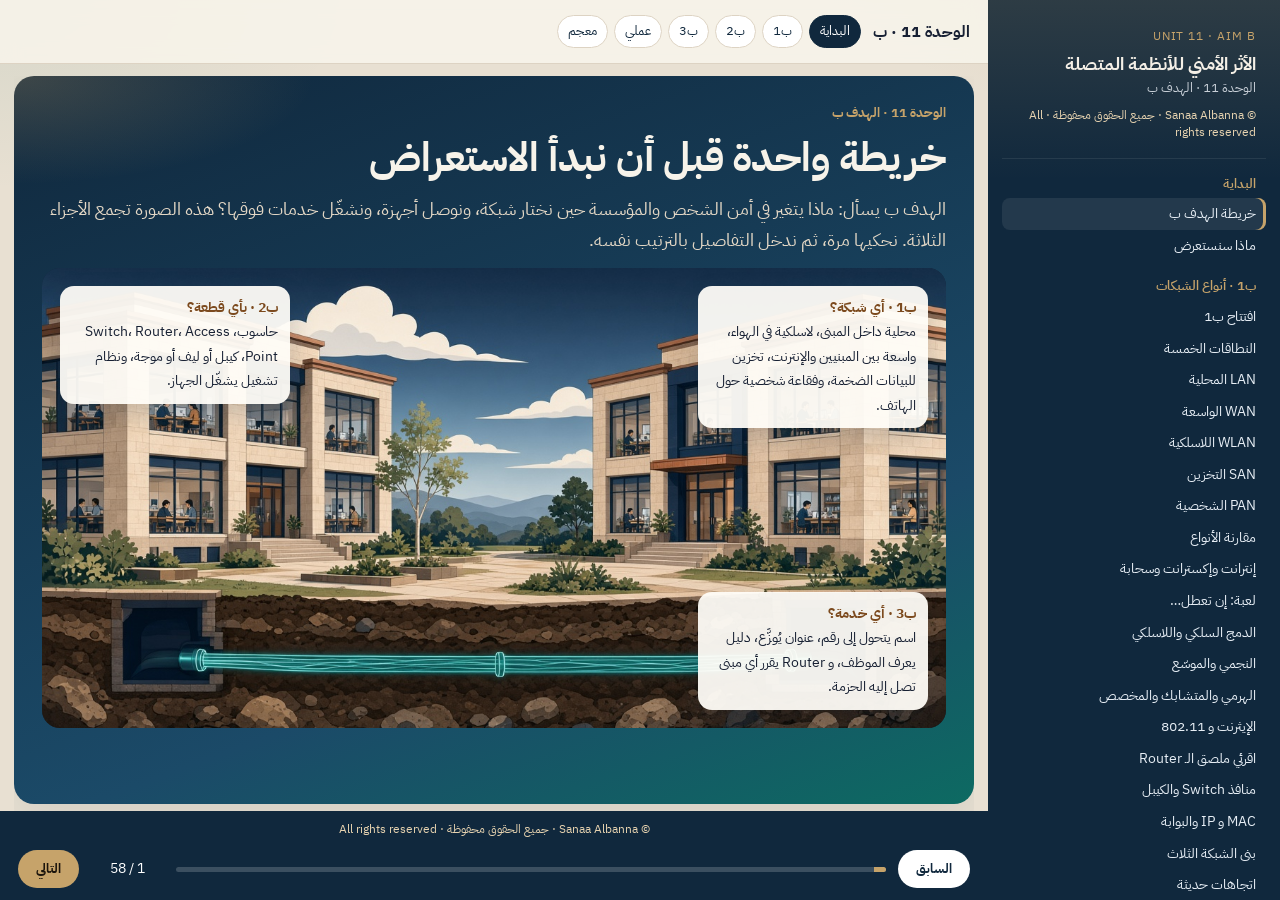
<file: index.html>
<!DOCTYPE html>
<html lang="ar" dir="rtl">
<head>
  <meta charset="UTF-8">
  <meta name="viewport" content="width=device-width, initial-scale=1">
  <title>الهدف ب | الوحدة 11 الأمن السيبراني</title>
  <link rel="preconnect" href="https://fonts.googleapis.com">
  <link rel="preconnect" href="https://fonts.gstatic.com" crossorigin>
  <link href="https://fonts.googleapis.com/css2?family=IBM+Plex+Sans+Arabic:wght@400;500;600;700&family=IBM+Plex+Sans:wght@500;600;700&display=swap" rel="stylesheet">
  <link rel="stylesheet" href="styles.css">
</head>
<body data-page="home" data-next="b1.html">
<div class="app">
  <aside class="side" id="side"></aside>
  <div class="main">
    <header class="bar">
      <button class="menu-btn" id="btnMenu" type="button">الأقسام</button>
      <a href="index.html" style="text-decoration:none;color:inherit;font-weight:700">الوحدة 11 · ب</a>
      <nav class="quick">
        <a href="index.html" aria-current="page">البداية</a>
        <a href="b1.html">ب1</a>
        <a href="b2.html">ب2</a>
        <a href="b3.html">ب3</a>
        <a href="lab.html">عملي</a>
        <a href="glossary.html">معجم</a>
      </nav>
    </header>
    <div class="deck">

      <section class="slide hero" id="home">
        <p class="kicker">الوحدة 11 · الهدف ب</p>
        <h1>خريطة واحدة قبل أن نبدأ الاستعراض</h1>
        <p class="lead">الهدف ب يسأل: ماذا يتغير في أمن الشخص والمؤسسة حين نختار شبكة، ونوصل أجهزة، ونشغّل خدمات فوقها؟ هذه الصورة تجمع الأجزاء الثلاثة. نحكيها مرة، ثم ندخل التفاصيل بالترتيب نفسه.</p>
        <div class="atlas" aria-label="مخطط جامعة يجمع أنواع الشبكة ومكوناتها وخدماتها">
          <img src="images/campus-fibre.jpg" alt="مبنيان في حرم جامعة يصل بينهما مسار ليفي">
          <div class="pin a">
            <strong>ب1 · أي شبكة؟</strong>
            محلية داخل المبنى، لاسلكية في الهواء، واسعة بين المبنيين والإنترنت، تخزين للبيانات الضخمة، وفقاعة شخصية حول الهاتف.
          </div>
          <div class="pin b">
            <strong>ب2 · بأي قطعة؟</strong>
            حاسوب، Switch، Router، Access Point، كيبل أو ليف أو موجة، ونظام تشغيل يشغّل الجهاز.
          </div>
          <div class="pin c">
            <strong>ب3 · أي خدمة؟</strong>
            اسم يتحول إلى رقم، عنوان يُوزَّع، دليل يعرف الموظف، و Router يقرر أي مبنى تصل إليه الحزمة.
          </div>
        </div>
      </section>

      <section class="slide" id="map">
        <p class="kicker">مسار الاستعراض</p>
        <h2>من النوع إلى القطعة إلى الخدمة</h2>
        <p class="lead">في كل جزء السؤال واحد: من يصل؟ ماذا يتوقف لو انقطعت؟ وأي بيانات تخرج لو وصلت إلى اليد الخطأ؟ السماعة بجانب المصطلح تنطقه بالإنجليزية.</p>
        <div class="checks">
          <article class="card check">
            <h3>ب1 أنواع الشبكات</h3>
            <a href="b1.html#scopes">LAN · WLAN · WAN · SAN · PAN</a>
            <a href="b1.html#access-classes">إنترانت، إكسترانت، إنترنت، سحابة</a>
            <a href="b1.html#fail-game">لعبة: إن تعطل… ماذا يتوقف؟</a>
            <a href="b1.html#wired-wireless">دمج سلكي ولاسلكي</a>
            <a href="b1.html#star">نجمي، نجمي موسّع، هرمي، متشابك، مخصص وBYOD</a>
            <a href="b1.html#logical">إيثرنت وعائلة 802</a>
            <a href="b1.html#read-router-label">اقرأ ملصقات Router و Switch و MAC</a>
            <a href="b1.html#architecture">نظير إلى نظير، عميل/خادم، عميل رقيق</a>
            <a href="b1.html#trends">افتراضية، سحابة، SDN، تخزين، IoT</a>
            <a href="b1.html#draw">قراءة المخطط وتعديله</a>
          </article>
          <article class="card check">
            <h3>ب2 مكونات الشبكة</h3>
            <a href="b2.html#endpoints">أجهزة المستخدم بما فيها المحمولة</a>
            <a href="b2.html#connectivity">Switch، Router، Access Point، Modem، USB hub</a>
            <a href="b2.html#copper">كيبل، ألياف، Wi-Fi، بلوتوث، أشعة تحت حمراء، Li-Fi</a>
            <a href="b2.html#external-storage">ذاكرة محمولة ووسائط ضوئية</a>
            <a href="b2.html#operating-systems">أنظمة تشغيل الأجهزة والشبكة</a>
            <a href="b2.html#tools">مراقبة، سجلات، فحص ثغرات، التقاط حزم</a>
            <a href="b2.html#applications">قواعد بيانات، مستندات، اكتشاف الشبكة</a>
          </article>
          <article class="card check">
            <h3>ب3 خدمات البنية</h3>
            <a href="b3.html#tcpip">TCP/IP والمنافذ والحزم</a>
            <a href="b3.html#nat">NAT وIPv4 وIPv6 وRFC 1918</a>
            <a href="b3.html#domains">نطاقات ونطاقات فرعية</a>
            <a href="b3.html#segmentation">تجزئة بـ Router</a>
            <a href="b3.html#dns">DNS والدليل والمصادقة</a>
            <a href="b3.html#dhcp-routing">DHCP والتوجيه والوصول البعيد</a>
            <a href="b3.html#file-web">ملفات وطباعة وويب وبريد</a>
          </article>
        </div>
        <div class="pair">
          <figure class="figure">
            <img src="images/vendor-link.jpg" alt="كيبل من غرفة خدمة خارجية إلى غرفة أنظمة المتجر">
            <figcaption>قصص حقيقية تمشي مع الشرح: طرف خارجي دخل شبكة متاجر، وميناء توقف، وكاميرات بكلمة المصنع أطفأت أسماء مواقع.</figcaption>
          </figure>
          <figure class="figure">
            <img src="images/cafe-wifi.jpg" alt="مقهى تبث شبكته خارج الزجاج">
            <figcaption>وبعد الخريطة نبدأ من أنواع الشبكات: من يصل إلى الموجة، ومن يملك السلك، وأين تعيش البيانات.</figcaption>
          </figure>
        </div>
        <nav class="trail">
          <a class="back" href="#home">الخريطة أعلاه</a>
          <a class="go" href="b1.html">نبدأ الاستعراض: أنواع الشبكات</a>
        </nav>
      </section>

    </div>
  </div>
</div>
<div class="toast" id="toast" role="status"></div>
<script src="app.js"></script>
</body>
</html>
</file>
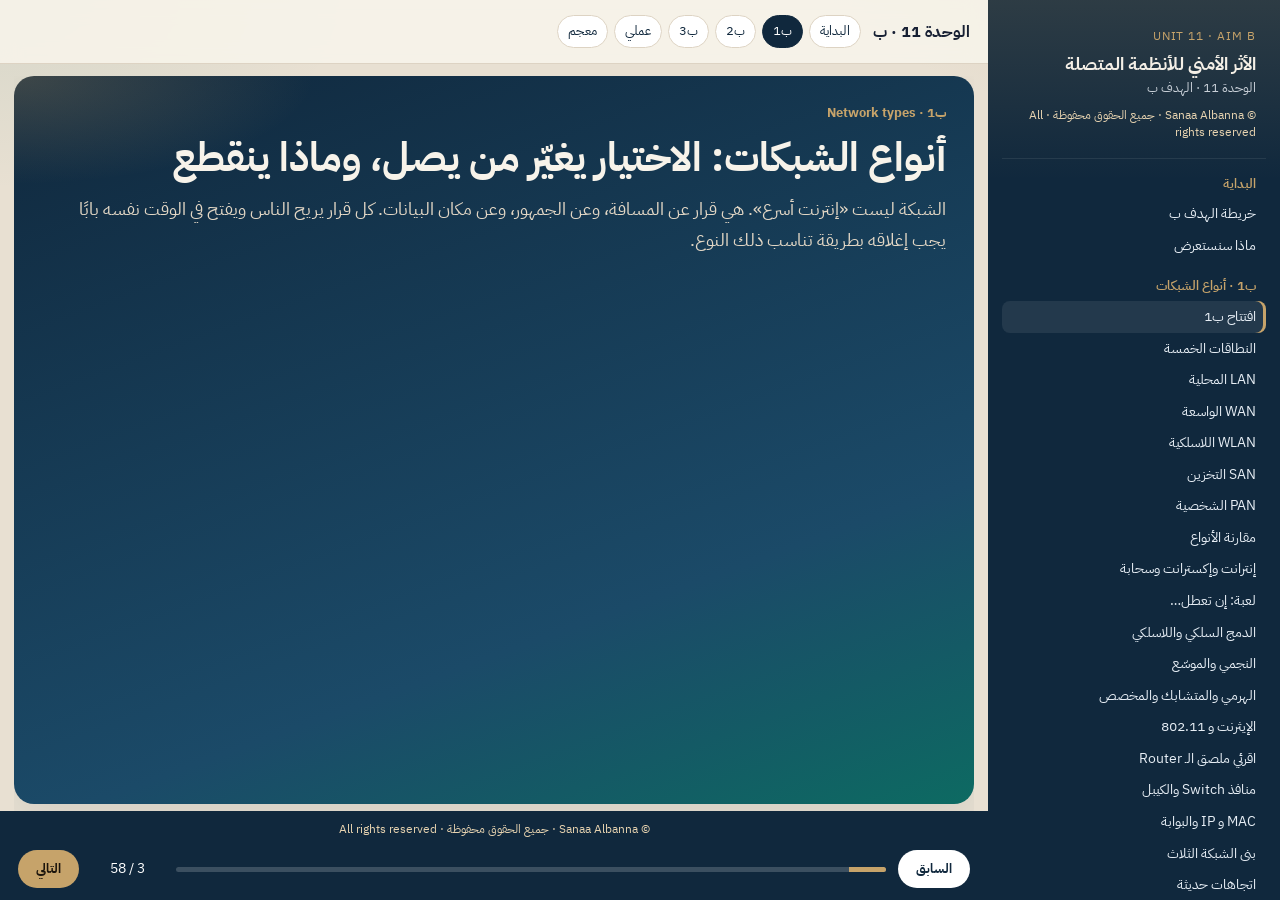
<file: b1.html>
<!DOCTYPE html>
<html lang="ar" dir="rtl">
<head>
  <meta charset="UTF-8">
  <meta name="viewport" content="width=device-width, initial-scale=1">
  <title>ب1 أنواع الشبكات | الوحدة 11</title>
  <link rel="preconnect" href="https://fonts.googleapis.com">
  <link rel="preconnect" href="https://fonts.gstatic.com" crossorigin>
  <link href="https://fonts.googleapis.com/css2?family=IBM+Plex+Sans+Arabic:wght@400;500;600;700&family=IBM+Plex+Sans:wght@500;600;700&display=swap" rel="stylesheet">
  <link rel="stylesheet" href="styles.css">
</head>
<body data-page="b1" data-prev="index.html" data-next="b2.html">
<div class="app">
  <aside class="side" id="side"></aside>
  <div class="main">
    <header class="bar">
      <button class="menu-btn" id="btnMenu" type="button">الأقسام</button>
      <a href="index.html" style="text-decoration:none;color:inherit;font-weight:700">الوحدة 11 · ب</a>
      <nav class="quick">
        <a href="index.html">البداية</a>
        <a href="b1.html" aria-current="page">ب1</a>
        <a href="b2.html">ب2</a>
        <a href="b3.html">ب3</a>
        <a href="lab.html">عملي</a>
        <a href="glossary.html">معجم</a>
      </nav>
    </header>
    <div class="deck">

      <section class="slide hero" id="b1-open">
        <p class="kicker">ب1 · Network types</p>
        <h1>أنواع الشبكات: الاختيار يغيّر من يصل، وماذا ينقطع</h1>
        <p class="lead">الشبكة ليست «إنترنت أسرع». هي قرار عن المسافة، وعن الجمهور، وعن مكان البيانات. كل قرار يريح الناس ويفتح في الوقت نفسه بابًا يجب إغلاقه بطريقة تناسب ذلك النوع.</p>
      </section>

      <section class="slide" id="scopes">
        <p class="kicker">ب1 · النطاق الجغرافي</p>
        <h2>خمسة نطاقات، من راحة اليد إلى العالم</h2>
        <div class="grid-2">
          <div>
            <svg class="diagram" viewBox="0 0 460 280" role="img" aria-label="دوائر متداخلة من الشبكة الشخصية حتى الشبكة الواسعة">
              <ellipse cx="230" cy="150" rx="210" ry="110" fill="#f4e7d4" stroke="#a56a34" stroke-width="2"/>
              <text x="400" y="58" font-size="14" fill="#7c4a1e">WAN</text>
              <ellipse cx="210" cy="160" rx="145" ry="78" fill="#e7f3f1" stroke="#0d6a62" stroke-width="2"/>
              <text x="300" y="100" font-size="14" fill="#0d6a62">LAN</text>
              <ellipse cx="188" cy="168" rx="78" ry="46" fill="#e7eef6" stroke="#1a4060" stroke-width="2"/>
              <text x="168" y="164" text-anchor="middle" font-size="14" fill="#10283d">WLAN</text>
              <ellipse cx="150" cy="176" rx="36" ry="24" fill="#fff" stroke="#8d3c3c" stroke-width="2"/>
              <text x="150" y="180" text-anchor="middle" font-size="12" fill="#8d3c3c">PAN</text>
              <rect x="300" y="188" width="70" height="28" rx="6" fill="#10283d"/>
              <text x="335" y="207" text-anchor="middle" font-size="12" fill="#fff">SAN</text>
              <text x="20" y="268" font-size="12" fill="#5e564c">SAN غالبًا داخل المؤسسة لكنها مسار خاص للتخزين لا للمستخدمين</text>
            </svg>
            <p class="cap">النطاق يشرح المكان. الأمان يشرح من يحق له أن يكون في ذلك المكان.</p>
          </div>
          <article class="def">
            <span class="tag">قاعدة الدرس</span>
            <p>كلما اتسع النطاق وكثر من يصل إليه، زادت الطرق الخارجية. الشبكة المحلية المغلقة أهدأ من الإنترنت، لكنها لا تصبح آمنة لمجرد أنها داخل المبنى: موظف، ضيف، أو فلاشة تكفي.</p>
            <p>اضغط السماعة بجانب المصطلح لنطقه بالإنجليزية:</p>
            <p>
              <span class="t" data-en="LAN" data-say="Local Area Network">محلية</span>
              <span class="t" data-en="WLAN" data-say="Wireless Local Area Network">لاسلكية محلية</span>
              <span class="t" data-en="WAN" data-say="Wide Area Network">واسعة</span>
              <span class="t" data-en="SAN" data-say="Storage Area Network">تخزين</span>
              <span class="t" data-en="PAN" data-say="Personal Area Network">شخصية</span>
            </p>
          </article>
        </div>
      </section>

      <section class="slide" id="lan">
        <p class="kicker">ب1 · LAN</p>
        <h2>شبكة المنطقة المحلية تخدم مبنى المؤسسة</h2>
<figure class="figure"><img src="images/lab-star.jpg" alt="مختبر الحاسوب: كل جهاز يعود إلى نقطة واحدة في الوسط. إن توقفت تلك النقطة توقف الصف."><figcaption>مختبر الحاسوب: كل جهاز يعود إلى نقطة واحدة في الوسط. إن توقفت تلك النقطة توقف الصف.</figcaption></figure>
        <p class="lead">تمتد عادة داخل مبنى أو مجموعة مبانٍ متجاورة، وتملكها مؤسسة واحدة. التوصيل الشائع نحاس أو ألياف. سرعتها عالية لأن المسافة قصيرة.</p>
        <div class="grid-2">
          <article class="card">
            <h3>أين نراها؟</h3>
            <ul>
              <li>مختبر الحاسوب في الجامعة، مكاتب شركة، جناح في مستشفى.</li>
              <li>الأجهزة تتشارك طابعة وملفات وخادمًا داخليًا.</li>
              <li>لأنها ليست مفتوحة للجمهور، التهديد الخارجي أقل من الإنترنت، والحماية تبقى واجبة عند أي منفذ يخرج إلى الإنترنت.</li>
            </ul>
          </article>
          <article class="story">
            <span class="tag">مشهد من الجامعة</span>
            <h3>مختبر يسقط كله بسبب <bdi>Switch</bdi> واحد</h3>
            <p>في مختبر من عشرين جهازًا موصولة بـ <bdi>Switch</bdi> واحد، انقطع كهرباء ذلك الجهاز. الأجهزة سليمة والإنترنت في المبنى سليم، لكن العمل توقف لأن الطريق الوحيد يمر من نقطة واحدة. هذا أثر تشغيلي، لا يحتاج مخترقًا.</p>
          </article>
        </div>
        <div class="grid-2">
          <article class="impact good"><h3>ما تكسبه المؤسسة</h3><p>سرعة، مشاركة موارد، رقابة لأن الأجهزة داخل سورها.</p></article>
          <article class="impact risk"><h3>ما يجب أن تحذر منه</h3><p>الوثوق الزائد. من دخل المبنى أو وصل جهازًا بالمنفذ أصبح «داخل» الشبكة. العزل بين شبكة المختبر وشبكة الإدارة أهم من شكل الكيبل.</p></article>
        </div>
      </section>

      <section class="slide" id="wan">
        <p class="kicker">ب1 · WAN</p>
        <h2>الشبكة الواسعة تربط أماكن بعيدة، وأشهرها الإنترنت</h2>
<figure class="figure"><img src="images/port-pause.jpg" alt="ميناء توقفت رافعاته عام 2017 حين تعطلت أنظمة شركة شحن كانت الشبكة تحمل عملياتها."><figcaption>ميناء توقفت رافعاته عام 2017 حين تعطلت أنظمة شركة شحن كانت الشبكة تحمل عملياتها.</figcaption></figure>
        <p class="lead">النطاق الجغرافي كبير، والربط غالبًا عبر مسارات سلكية تملكها شركات اتصال. الإنترنت شبكة واسعة مفتوحة للجمهور، ولذلك هو المصدر الأوسع للتهديدات القادمة من الخارج.</p>
        <div class="grid-3">
          <article class="card"><h3>فرع ومركز</h3><p>بنك له فرع في عمّان وآخر في إربد يحتاج مسارًا واسعًا حتى يصل الموظف إلى النظام نفسه. المسار يخرج من المبنى، فيصبح حمايته جزءًا من العقد مع مزود الخدمة.</p></article>
          <article class="card"><h3>الإنترنت</h3><p>أي شخص يستطيع أن يحاول الوصول إلى خدمة منشورة. النشر قرار. كل منفذ مفتوح على الإنترنت سطح ظاهر للعالم.</p></article>
          <article class="story"><span class="tag">أثر واقعي</span><h3>حين تتوقف الشبكة تتوقف السفن</h3><p>عام 2017 توقفت عمليات الشحن في شركة ميرسك أيامًا بعد أن انتشر خلل عبر أنظمتها المتصلة، وخسائرها المعلنة قاربت 300 مليون دولار. الدرس: الشبكة الواسعة تحمل العمل نفسه، لا الرسائل فقط.</p></article>
        </div>
      </section>

      <section class="slide" id="wlan">
        <p class="kicker">ب1 · WLAN</p>
        <h2>اللاسلكية المحلية مريحة لأن الإشارة تصل إلى من لا نراه</h2>
<figure class="figure"><img src="images/cafe-wifi.jpg" alt="الموجة لا تقف عند زجاج المقهى. من على الرصيف ضمن المدى نفسه."><figcaption>الموجة لا تقف عند زجاج المقهى. من على الرصيف ضمن المدى نفسه.</figcaption></figure>
        <p class="lead">تعتمد على <span class="t" data-en="Wi-Fi" data-say="Wi-Fi">واي فاي</span>. نجدها في البيوت والمؤسسات، وأيضًا في المقاهي والمطارات والمحلات. ميزتها الحركة. ثمنها أن الموجة تُبث، فيقدر من في المدى أن يحاول التقاطها إن كانت بلا حماية مناسبة.</p>
        <div class="grid-2">
          <svg class="diagram" viewBox="0 0 440 230" role="img" aria-label="مقهى تبث فيه نقطة الوصول خارج الجدار">
            <rect x="30" y="30" width="250" height="160" rx="8" fill="#fff" stroke="#1a4060"/>
            <text x="150" y="54" text-anchor="middle" font-size="13" fill="#10283d">داخل المقهى</text>
            <rect x="70" y="80" width="46" height="28" rx="4" fill="#10283d"/>
            <text x="93" y="98" text-anchor="middle" font-size="10" fill="#fff">جهاز</text>
            <circle cx="200" cy="110" r="16" fill="#0d6a62"/>
            <path d="M184 110 q16 -28 32 0" fill="none" stroke="#0d6a62" stroke-width="2"/>
            <path d="M172 110 q28 -48 56 0" fill="none" stroke="#0d6a62" stroke-width="2"/>
            <path d="M250 70 q70 40 40 110" fill="none" stroke="#a56a34" stroke-dasharray="4 3" stroke-width="2"/>
            <rect x="300" y="150" width="110" height="40" rx="6" fill="#f8eeee" stroke="#8d3c3c"/>
            <text x="355" y="174" text-anchor="middle" font-size="12" fill="#8d3c3c">خارج الجدار</text>
          </svg>
          <div>
            <article class="story">
              <span class="tag">مقهى في عمّان</span>
              <p>شخص فتح شبكة المقهى المفتوحة ودخلت بريد الجامعة. الجالس على الطاولة المجاورة ضمن مدى البث. إن كان الموقع بلا تشفير كافٍ، فمحتوى الجلسة أقرب إلى حديث بصوت مسموع. الشبكة العامة مكان سيئ لكلمة المرور.</p>
            </article>
            <article class="impact good" style="margin-top:8px"><h3>الحماية المناسبة لهذا النوع</h3><p>تشفير حديث للواي فاي في المؤسسة، شبكة ضيوف مفصولة، وعدم اعتماد إخفاء اسم الشبكة وحده. في المقهى: بيانات حساسة عبر اتصال الهاتف أو قناة مشفرة، لا عبر شبكة مفتوحة.</p></article>
          </div>
        </div>
      </section>

      <section class="slide" id="san">
        <p class="kicker">ب1 · SAN</p>
        <h2>شبكة التخزين مسار سريع للأقراص، وليس للتصفح</h2>
<figure class="figure"><img src="images/hospital-san.jpg" alt="غرفة التخزين الطبي خلف الزجاج، والممر العام خارجها. المساران ليسا واحدًا."><figcaption>غرفة التخزين الطبي خلف الزجاج، والممر العام خارجها. المساران ليسا واحدًا.</figcaption></figure>
        <p class="lead"><span class="t" data-en="SAN" data-say="Storage Area Network">شبكة منطقة التخزين</span> عالية السرعة، توصل الخوادم بأجهزة التخزين عبر ألياف أو إيثرنت سريع. لا تختلط عادة بحركة الشبكة المحلية العادية. تحتاجها المؤسسات التي تخزن كميات ضخمة وتريد أن تصل عدة خوادم إلى الأقراص نفسها.</p>
        <div class="grid-2">
          <article class="card">
            <h3>مستشفى الأشعة</h3>
            <ul>
              <li>صورة الطبقي كبيرة. عشرات الأجهزة تطلبها خلال اليوم.</li>
              <li>التخزين يعيش على مسار خاص حتى لا تزاحمه تصفحات الموظفين.</li>
              <li>الخادم يصل إلى القرص. هاتف الزائر لا يصل.</li>
            </ul>
          </article>
          <article class="impact risk">
            <h3>الأثر الأمني</h3>
            <p>إن فُتح مسار التخزين لكل الشبكة المحلية، أصبحت صور المرضى وملفات العقود على الطريق نفسه الذي يسلكه أي جهاز مصاب. فصل SAN يقلل من يصل، ولا يلغي الحاجة إلى صلاحيات ونسخ احتياطي. تعطله يوقف العيادات حتى لو بقيت أجهزة الاستقبال تعمل.</p>
          </article>
        </div>
      </section>

      <section class="slide" id="pan">
        <p class="kicker">ب1 · PAN</p>
        <h2>الشبكة الشخصية هي فقاعة حول المستخدم</h2>
<figure class="figure"><img src="images/pan-bubble.jpg" alt="السماعة والهاتف والفأرة فقاعة قصيرة حول شخص واحد."><figcaption>السماعة والهاتف والفأرة فقاعة قصيرة حول شخص واحد.</figcaption></figure>
        <p class="lead">تربط أجهزة مساحة العمل القريبة: هاتفًا بسماعة، ولوحة مفاتيح، وفأرة. المعيار الشائع <span class="t" data-en="Bluetooth" data-say="Bluetooth">بلوتوث</span>: مدى قصير وطاقة قليلة.</p>
        <div class="grid-3">
          <article class="card"><h3>أمثلة</h3><p>سماعة في الحافلة، ساعة مع الهاتف، فأرة المدرّس. لا كيبل، والاقتران يتم بين طرفين متقاربين.</p></article>
          <article class="impact risk"><h3>الخطر بحجم المدى</h3><p>الجهاز الذي يبقى قابلًا للاكتشاف في مكان عام قد يُقرن بطرف لم يقصده صاحبه. المدى قصير فيصعب الهجوم من الشارع البعيد، والقرب الجسدي هو الشرط.</p></article>
          <article class="impact good"><h3>عادة بسيطة</h3><p>إغلاق الاكتشاف بعد الاقتران، وعدم قبول طلب اقتران مفاجئ في محطة الباص. الشبكة الشخصية آمنة حين تبقى شخصية.</p></article>
        </div>
      </section>

      <section class="slide" id="compare-types">
        <p class="kicker">ب1 · مقارنة</p>
        <h2>اختر النوع بحسب العمل، لا بحسب الاسم الأشهر</h2>
        <div class="table-wrap">
          <table>
            <thead>
              <tr><th>النوع</th><th>النطاق ومن يستخدمه</th><th>الوسط الغالب</th><th>أثر الاختيار</th></tr>
            </thead>
            <tbody>
              <tr><td>PAN</td><td>مترات حول شخص</td><td>بلوتوث</td><td>مريح وخاص. الاكتشاف المفتوح في الزحام هو الخطأ.</td></tr>
              <tr><td>LAN</td><td>مبنى مؤسسة واحدة</td><td>نحاس أو ألياف</td><td>سريعة وقابلة للإدارة. الخطر من الداخل ومن المنفذ إلى الإنترنت.</td></tr>
              <tr><td>WLAN</td><td>المبنى نفسه بلا كيبل</td><td>موجة راديو</td><td>حركة حرة. البث يعبر الجدار، فتُفصل شبكة الضيوف.</td></tr>
              <tr><td>SAN</td><td>خوادم وتخزين المؤسسة</td><td>ألياف أو إيثرنت سريع</td><td>أداء للبيانات الضخمة. يجب ألا تصبح ممرًا عامًا.</td></tr>
              <tr><td>WAN</td><td>مدن ودول، وأشهرها الإنترنت</td><td>مسارات مزودي الخدمة</td><td>تربط العمل. وهي الباب الأوسع من الخارج.</td></tr>
            </tbody>
          </table>
        </div>
      </section>

      <section class="slide" id="access-classes">
        <p class="kicker">ب1 · من يحق له الدخول</p>
        <h2>التقنية قد تكون تقنية إنترنت، والجمهور هو الذي يتغير</h2>
        <div class="grid-2">
          <article class="def">
            <h3><span class="t" data-en="Intranet" data-say="Intranet">إنترانت</span></h3>
            <p>شبكة خاصة داخل المؤسسة تستخدم تقنيات الإنترنت. الموظف يفتح المتصفح ويرى التعاميم ونظام الإجازات. الجمهور لا يراها.</p>
          </article>
          <article class="def">
            <h3><span class="t" data-en="Extranet" data-say="Extranet">إكسترانت</span></h3>
            <p>جزء من الإنترانت يُفتح لشركاء محددين: مورد، عميل، شركة تدريب. الشريك يرى بعض الأنظمة فقط. الخطأ الشائع أن ينفتح له الممر المؤدي إلى الباقي.</p>
          </article>
          <article class="def">
            <h3><span class="t" data-en="Internet" data-say="Internet">إنترنت</span></h3>
            <p>أي شبكة عامة يستطيع الناس الوصول إليها. النشر عليها قرار واعٍ: موقع الجامعة عام، والسجلات الأكاديمية ليست كذلك.</p>
          </article>
          <article class="def">
            <h3><span class="t" data-en="Cloud" data-say="Cloud">سحابة</span></h3>
            <p>خدمة كانت داخل المكتب وانتقلت إلى أنظمة على الإنترنت. أشهر صورها تخزين الملفات عند مزود بدل خادم الملفات في الغرفة. الملف غادر المبنى، والمفتاح صار الحساب.</p>
          </article>
        </div>
      </section>

      <section class="slide" id="fail-game">
        <p class="kicker">ب1 · لعبة تفكير</p>
        <h2>إن تعطل هذا… ماذا يتوقف؟</h2>
        <p class="lead">خمس حالات. السؤال قصير. الإجابة تحتاج تفكيرًا: ما الذي يبقى يعمل؟ وما الذي يسقط؟ ناقشوا أولًا، ثم اكشفوا ما نثبته بعد الحوار.</p>
        <p class="cap">تعرفون مسبقًا: <bdi>Server</bdi> · <bdi>Switch</bdi> · <bdi>Access Point</bdi> · <bdi>Modem</bdi> · <bdi>Router</bdi></p>
        <div class="fail-game">
          <article class="case-q" data-case="1">
            <span class="tag">حالة 1</span>
            <h3>انقطع كهرباء <bdi>Switch</bdi> المختبر فقط</h3>
            <p>الحواسيب شغّالة، وكهرباء المبنى سليمة، وخط الإنترنت للمبنى يعمل. ماذا يتوقف على الأجهزة في هذا المختبر؟ وماذا لا يتأثر؟</p>
            <button type="button" class="reveal-btn" aria-expanded="false">أظهر ما نناقشه بعد التفكير</button>
            <div class="reveal" hidden>
              <p>يتوقف كل ما يمر عبر ذلك الـ <bdi>Switch</bdi>: مشاركة الملفات والطابعة بين أجهزة المختبر، والوصول إلى <bdi>Server</bdi> الجامعة إن كان طريقه من هذا الجهاز، والإنترنت من الحواسيب السلكية في المختبر. لا يتأثر مبنى آخر مربوط بمسار مختلف، ولا جهاز على شبكة أخرى.</p>
            </div>
          </article>
          <article class="case-q" data-case="2">
            <span class="tag">حالة 2</span>
            <h3>تعطل <bdi>Modem</bdi> خط المزود</h3>
            <p><bdi>Switch</bdi> المختبر يعمل، والحواسيب تتبادل ملفات فيما بينها. ماذا يتوقف؟ وماذا يبقى؟</p>
            <button type="button" class="reveal-btn" aria-expanded="false">أظهر ما نناقشه بعد التفكير</button>
            <div class="reveal" hidden>
              <p>يتوقف الخروج إلى الإنترنت: المواقع، البريد السحابي، التحديث من الخارج. يبقى ما هو محلي بالكامل: مشاركة مجلد بين جهازين على نفس الـ <bdi>Switch</bdi>، وطابعة الشبكة المحلية إن لم تحتج الإنترنت.</p>
            </div>
          </article>
          <article class="case-q" data-case="3">
            <span class="tag">حالة 3</span>
            <h3>تعطل <bdi>Access Point</bdi> القاعة</h3>
            <p>الكيبل إلى الحواسيب الثابتة سليم. ماذا يتوقف؟ ومن يستمر؟</p>
            <button type="button" class="reveal-btn" aria-expanded="false">أظهر ما نناقشه بعد التفكير</button>
            <div class="reveal" hidden>
              <p>يتوقف الواي فاي: الهواتف والحواسيب المحمولة على الموجة. يستمر من هو مربوط بسلك إلى الـ <bdi>Switch</bdi>. الدرس: العطل لا يعني «انقطاع الشبكة كلها»، بل انقطاع المسار الذي يعتمد على ذلك الجهاز.</p>
            </div>
          </article>
          <article class="case-q" data-case="4">
            <span class="tag">حالة 4</span>
            <h3>توقف <bdi>Server</bdi> الحسابات والملفات</h3>
            <p>الإنترنت العام يفتح في المتصفح. ماذا يتوقف في يوم الجامعة؟ وماذا قد يبقى؟</p>
            <button type="button" class="reveal-btn" aria-expanded="false">أظهر ما نناقشه بعد التفكير</button>
            <div class="reveal" hidden>
              <p>يتوقف الدخول بالحساب الموحد، والمجلدات المشتركة، وكثير من الطباعة المركزية. قد يبقى تصفح الإنترنت العام، ومشاركة ملف مباشرة بين جهازين بلا المرور على الـ <bdi>Server</bdi>. السؤال العميق: هل «الشبكة شغّالة» تعني أن العمل شغّال؟</p>
            </div>
          </article>
          <article class="case-q" data-case="5">
            <span class="tag">حالة 5</span>
            <h3>تعطل <bdi>Router</bdi> بين المختبر والإدارة</h3>
            <p>داخل المختبر الأجهزة على <bdi>Switch</bdi> واحد. الإدارة على شبكة أخرى. ماذا ينقطع بين الطرفين؟ وماذا يبقى داخل المختبر؟</p>
            <button type="button" class="reveal-btn" aria-expanded="false">أظهر ما نناقشه بعد التفكير</button>
            <div class="reveal" hidden>
              <p>ينقطع العبور بين الشبكتين، وغالبًا الإنترنت إن كان طريقه عبر ذلك الـ <bdi>Router</bdi>. داخل المختبر قد تبقى الأجهزة تتحدث فيما بينها عبر الـ <bdi>Switch</bdi>. الدرس: الـ <bdi>Router</bdi> حدّ بين عوالم؛ سقوطه لا يطفئ بالضرورة كل كيبل في الغرفة.</p>
            </div>
          </article>
        </div>
      </section>

      <section class="slide" id="wired-wireless">
        <p class="kicker">ب1 · الدمج</p>
        <h2>البيت والمؤسسة يعيشان على سلك وموجة معًا</h2>
<figure class="figure"><img src="images/home-router.jpg" alt="صندوق واحد في البيت: خط من الجدار، أكبال للأجهزة الثابتة، وموجة للأجهزة التي تتحرك."><figcaption>صندوق واحد في البيت: خط من الجدار، أكبال للأجهزة الثابتة، وموجة للأجهزة التي تتحرك.</figcaption></figure>
        <div class="grid-2">
          <div>
            <svg class="diagram" viewBox="0 0 460 250" role="img" aria-label="Modem و Router و Access Point في صندوق منزلي واحد">
              <ellipse cx="60" cy="40" rx="48" ry="22" fill="#f4e7d4" stroke="#a56a34"/>
              <text x="60" y="44" text-anchor="middle" font-size="12" fill="#7c4a1e">المزود</text>
              <line x1="60" y1="62" x2="60" y2="100" stroke="#a56a34" stroke-width="2"/>
              <rect x="20" y="100" width="120" height="52" rx="8" fill="#10283d"/>
              <text x="80" y="122" text-anchor="middle" font-size="11" fill="#fff">Modem / Router</text>
              <text x="80" y="140" text-anchor="middle" font-size="11" fill="#c6a36a">+ Access Point</text>
              <line x1="140" y1="126" x2="210" y2="70" stroke="#1a4060" stroke-width="2"/>
              <line x1="140" y1="126" x2="210" y2="126" stroke="#1a4060" stroke-width="2"/>
              <line x1="140" y1="126" x2="210" y2="180" stroke="#1a4060" stroke-width="2"/>
              <rect x="210" y="52" width="70" height="32" rx="6" fill="#fff" stroke="#1a4060"/>
              <text x="245" y="72" text-anchor="middle" font-size="11">حاسوب</text>
              <rect x="210" y="110" width="70" height="32" rx="6" fill="#fff" stroke="#1a4060"/>
              <text x="245" y="130" text-anchor="middle" font-size="11">طابعة</text>
              <rect x="210" y="164" width="70" height="32" rx="6" fill="#fff" stroke="#1a4060"/>
              <text x="245" y="184" text-anchor="middle" font-size="11">تلفاز</text>
              <path d="M160 90 q40 -36 70 0" fill="none" stroke="#0d6a62" stroke-width="2"/>
              <rect x="300" y="70" width="64" height="30" rx="6" fill="#e7f3f1" stroke="#0d6a62"/>
              <text x="332" y="90" text-anchor="middle" font-size="11" fill="#0d6a62">هاتف</text>
              <rect x="300" y="120" width="64" height="30" rx="6" fill="#e7f3f1" stroke="#0d6a62"/>
              <text x="332" y="140" text-anchor="middle" font-size="11" fill="#0d6a62">حاسوب</text>
            </svg>
            <p class="cap">الجهاز المنزلي متعدد الوظائف: خط هاتف أو تلفاز، ثم منافذ سلكية، ثم بث لاسلكي.</p>
          </div>
          <div>
            <article class="card">
              <h3>في المؤسسة</h3>
              <p>المكتب الثابت يأخذ كيبلًا. الحاسوب المحمول والهاتف يأخذان الموجة. الدمج قرار تصميم: السلك أثبت وأصعب اعتراضًا، والموجة تمنح الحركة وتحتاج عزلًا وتشفيرًا.</p>
            </article>
            <article class="lab">
              <span class="tag">اعرض ظهر الصندوق إن توفر</span>
              <p>ميّز منفذ المزود عن منافذ الأجهزة. أشر إلى الهوائيات. قل: هذا الصندوق الصغير يجمع <bdi>Modem</bdi> و <bdi>Router</bdi> و <bdi>Switch</bdi> و <bdi>Access Point</bdi>، وسنفصله في ب2.</p>
            </article>
          </div>
        </div>
      </section>

      <section class="slide" id="star">
        <p class="kicker">ب1 · مخططات مادية</p>
        <h2>المخطط المادي يرسم الكيبل. النجمي هو شكل المختبر</h2>
        <p class="lead">المخطط المادي يصف كيف تتصل الأكبال بالأجهزة. <span class="t" data-en="Star" data-say="Star topology">النجمي</span> يصل كل جهاز بـ <bdi>Switch</bdi> في الوسط. <span class="t" data-en="Extended star" data-say="Extended star topology">النجمي الموسّع</span> يكرر الفكرة بوحدات <bdi>Switch</bdi> إضافية حين لا تكفي المنافذ.</p>
        <div class="cols-diagram">
          <div>
            <svg class="diagram" viewBox="0 0 360 210" role="img" aria-label="هيكل نجمي حول Switch">
              <line x1="180" y1="100" x2="70" y2="40" stroke="#a56a34" stroke-width="2"/>
              <line x1="180" y1="100" x2="290" y2="40" stroke="#a56a34" stroke-width="2"/>
              <line x1="180" y1="100" x2="60" y2="160" stroke="#a56a34" stroke-width="2"/>
              <line x1="180" y1="100" x2="300" y2="160" stroke="#a56a34" stroke-width="2"/>
              <rect x="140" y="82" width="80" height="36" rx="6" fill="#10283d"/>
              <text x="180" y="104" text-anchor="middle" font-size="13" fill="#fff">Switch</text>
              <g fill="#fff" stroke="#1a4060">
                <rect x="40" y="22" width="60" height="28" rx="4"/><rect x="260" y="22" width="60" height="28" rx="4"/>
                <rect x="28" y="148" width="60" height="28" rx="4"/><rect x="270" y="148" width="60" height="28" rx="4"/>
              </g>
              <g font-size="11" fill="#10283d" text-anchor="middle">
                <text x="70" y="40">حاسوب</text><text x="290" y="40">حاسوب</text>
                <text x="58" y="166">حاسوب</text><text x="300" y="166">حاسوب</text>
              </g>
            </svg>
            <p class="cap">سقوط الـ <bdi>Switch</bdi> يوقف الجميع.</p>
          </div>
          <div>
            <svg class="diagram" viewBox="0 0 360 210" role="img" aria-label="هيكل نجمي موسع بعدة Switch">
              <line x1="180" y1="104" x2="80" y2="104" stroke="#1a4060" stroke-width="3"/>
              <rect x="145" y="86" width="70" height="36" rx="6" fill="#10283d"/>
              <text x="180" y="108" text-anchor="middle" font-size="12" fill="#fff">Switch</text>
              <rect x="30" y="86" width="70" height="36" rx="6" fill="#1a4060"/>
              <text x="65" y="108" text-anchor="middle" font-size="12" fill="#fff">Switch</text>
              <rect x="250" y="86" width="70" height="36" rx="6" fill="#1a4060"/>
              <text x="285" y="108" text-anchor="middle" font-size="12" fill="#fff">Switch</text>
              <g stroke="#a56a34" stroke-width="2" fill="#fff">
                <line x1="65" y1="86" x2="40" y2="48"/><line x1="65" y1="122" x2="40" y2="156"/>
                <line x1="285" y1="86" x2="310" y2="48"/><line x1="285" y1="122" x2="310" y2="156"/>
                <rect x="8" y="28" width="58" height="26" rx="4" stroke="#1a4060"/>
                <rect x="8" y="156" width="58" height="26" rx="4" stroke="#1a4060"/>
                <rect x="294" y="28" width="58" height="26" rx="4" stroke="#1a4060"/>
                <rect x="294" y="156" width="58" height="26" rx="4" stroke="#1a4060"/>
              </g>
              <g font-size="11" text-anchor="middle" fill="#10283d">
                <text x="37" y="45">حاسوب</text><text x="37" y="173">حاسوب</text>
                <text x="323" y="45">حاسوب</text><text x="323" y="173">حاسوب</text>
              </g>
            </svg>
            <p class="cap">النجمي الموسّع: كل جناح له <bdi>Switch</bdi>، والوسط يجمعهم. العطل يضيق بدل أن يعمّ المبنى.</p>
          </div>
        </div>
      </section>

      <section class="slide" id="hierarchical">
        <p class="kicker">ب1 · هرمي ومتشابك ومخصص</p>
        <h2>الشبكة الكبيرة تُقسَّم طبقات حتى لا تسير كل حركة في كل مكان</h2>
        <p class="lead">ثلاث طبقات معروفة بالإنجليزية: <bdi>Access</bdi> عند الأجهزة، ثم <bdi>Distribution</bdi> تربط الأجنحة، ثم <bdi>Core</bdi> في الوسط — العمود الفقري الذي يصل أجزاء المبنى الكبيرة ببعضها عبر <bdi>Router</bdi> أو <bdi>Switch</bdi> قوي.</p>
        <div class="grid-2">
          <div>
            <svg class="diagram" viewBox="0 0 420 250" role="img" aria-label="ثلاث طبقات: Core و Distribution و Access">
              <rect x="150" y="12" width="120" height="36" rx="6" fill="#10283d"/>
              <text x="210" y="35" text-anchor="middle" font-size="14" fill="#fff">Core</text>
              <line x1="210" y1="48" x2="110" y2="90" stroke="#a56a34"/><line x1="210" y1="48" x2="310" y2="90" stroke="#a56a34"/>
              <rect x="50" y="90" width="120" height="36" rx="6" fill="#1a4060"/>
              <rect x="250" y="90" width="120" height="36" rx="6" fill="#1a4060"/>
              <text x="110" y="113" text-anchor="middle" font-size="13" fill="#fff">Distribution</text>
              <text x="310" y="113" text-anchor="middle" font-size="13" fill="#fff">Distribution</text>
              <g stroke="#0d6a62">
                <line x1="90" y1="126" x2="50" y2="168"/><line x1="130" y1="126" x2="150" y2="168"/>
                <line x1="290" y1="126" x2="250" y2="168"/><line x1="330" y1="126" x2="360" y2="168"/>
              </g>
              <g fill="#e7f3f1" stroke="#0d6a62">
                <rect x="24" y="168" width="70" height="28" rx="4"/>
                <rect x="120" y="168" width="70" height="28" rx="4"/>
                <rect x="226" y="168" width="70" height="28" rx="4"/>
                <rect x="326" y="168" width="70" height="28" rx="4"/>
              </g>
              <g font-size="12" text-anchor="middle" fill="#10283d">
                <text x="59" y="186">Access</text><text x="155" y="186">Access</text>
                <text x="261" y="186">Access</text><text x="361" y="186">Access</text>
              </g>
              <text x="210" y="230" text-anchor="middle" font-size="12" fill="#5e564c">Access للأجهزة · Distribution يضبط الربط · Core يصل المبنى</text>
            </svg>
            <p class="cap"><bdi>Core</bdi> = العمود الفقري. إن توقف، تتأثر أجزاء كبيرة من الشبكة دفعة واحدة.</p>
          </div>
          <div>
            <article class="card">
              <h3><span class="t" data-en="Wireless mesh" data-say="Wireless mesh">شبكة لاسلكية متشابكة</span></h3>
              <p>عقد تغطي مستودعًا أو طابقًا أوسع من نقطة واحدة. عقدة واحدة فقط تحتاج كيبل إنترنت، وتشارك البقية الاتصال مع جارتها. سقوط عقدة لا يطفئ الساحة كلها إن بقي مسار بديل.</p>
            </article>
            <article class="card">
              <h3><span class="t" data-en="Ad hoc" data-say="Ad hoc topology">مخطط مخصص</span> و<span class="t" data-en="BYOD" data-say="Bring Your Own Device">أحضر جهازك</span></h3>
              <p>مزيج سلك للأجهزة المكتبية وموجة لهواتف الموظفين وأجهزتهم. حين يدخل الجهاز الشخصي شبكة المؤسسة نسميه إحضار الجهاز الشخصي. الجهاز ليس تحت سياسة الجامعة بالكامل.</p>
            </article>
          </div>
        </div>
      </section>

      <section class="slide" id="logical">
        <p class="kicker">ب1 · مخططات منطقية</p>
        <h2>المخطط المنطقي يشرح كيف تتحدث الأجهزة، لا أين يمر الكيبل</h2>
        <p class="lead">المخطط المادي = شكل الكيبل. المخطط المنطقي = قواعد الكلام على الشبكة. أشهر عائلتين: سلكي اسمه <bdi>Ethernet</bdi>، ولاسلكي اسمه عائلة <bdi>Wi-Fi</bdi>.</p>
        <div class="table-wrap">
          <table>
            <thead><tr><th>الرمز</th><th>بالإنجليزية كاملًا</th><th>معناه ببساطة</th></tr></thead>
            <tbody>
              <tr>
                <td><span class="t" data-en="IEEE" data-say="I triple E"></span></td>
                <td><bdi>Institute of Electrical and Electronics Engineers</bdi></td>
                <td>منظمة تضع معايير الشبكات والكهرباء. أرقام مثل 802.3 و802.11 صادرة عنها.</td>
              </tr>
              <tr>
                <td><span class="t" data-en="Ethernet" data-say="Ethernet"></span> / <span class="t" data-en="802.3" data-say="802.3"></span></td>
                <td><bdi>IEEE 802.3</bdi></td>
                <td>معيار الشبكات <strong>السلكية</strong>. هو ما يشتغل عليه كيبل المختبر والـ <bdi>Switch</bdi>.</td>
              </tr>
              <tr>
                <td><span class="t" data-en="UTP" data-say="U T P"></span></td>
                <td><bdi>Unshielded Twisted Pair</bdi></td>
                <td>كيبل نحاس شائع: أزواج أسلاك ملفوفة، بلا غلاف معدني ثقيل. «غير معزول» هنا تعني بلا درع معدني، لا تعني «غير آمن».</td>
              </tr>
              <tr>
                <td><span class="t" data-en="RJ-45" data-say="R J 45"></span></td>
                <td><bdi>Registered Jack 45</bdi></td>
                <td>الفيشة البلاستيكية في طرف كيبل الشبكة (أكبر من فيشة الهاتف قليلاً).</td>
              </tr>
              <tr>
                <td><span class="t" data-en="MAC" data-say="Mac address"></span></td>
                <td><bdi>Media Access Control address</bdi></td>
                <td>عنوان ثابت مطبوع على بطاقة الشبكة. الـ <bdi>Switch</bdi> داخليًا يقرر المنفذ بحسبه.</td>
              </tr>
              <tr>
                <td><span class="t" data-en="IP" data-say="I P address"></span></td>
                <td><bdi>Internet Protocol address</bdi></td>
                <td>عنوان منطقي للجهاز على الشبكة (مثل 192.168.1.10). الـ <bdi>Router</bdi> يقرر الطريق بين الشبكات بحسبه.</td>
              </tr>
              <tr>
                <td><span class="t" data-en="802.11" data-say="802.11"></span> / <span class="t" data-en="Wi-Fi" data-say="Wi-Fi"></span></td>
                <td><bdi>IEEE 802.11</bdi></td>
                <td>عائلة معايير الشبكات <strong>اللاسلكية</strong>. <bdi>Wi-Fi</bdi> هو الاسم التجاري الشائع لها.</td>
              </tr>
              <tr>
                <td><bdi>Mbps</bdi> / <bdi>Gbps</bdi></td>
                <td><bdi>Megabits / Gigabits per second</bdi></td>
                <td>وحدة السرعة: ميغابت أو غيغابت في الثانية. تصل الأنواع العليا حتى 400 <bdi>Gbps</bdi> في أنواع كيبل عليا.</td>
              </tr>
            </tbody>
          </table>
        </div>
        <div class="grid-2">
          <article class="card">
            <h3>سلكي: Ethernet</h3>
            <ul>
              <li>الكيبل الشائع <bdi>UTP</bdi> بفيشة <bdi>RJ-45</bdi>. طول المقطع النظري نحو 100 متر، ويتأثر بنوع الكيبل والسرعة.</li>
              <li>الـ <bdi>Switch</bdi> يقرأ الإطار ويرسله للمنفذ الصحيح داخل الشبكة المحلية باستخدام عنوان <bdi>MAC</bdi>.</li>
              <li>بين شبكتين مختلفتين يقرر الـ <bdi>Router</bdi> بالمسار حسب عنوان <bdi>IP</bdi>.</li>
            </ul>
          </article>
          <article class="card">
            <h3>لاسلكي: عائلة 802.11</h3>
            <ul>
              <li><bdi>802.11b</bdi>: وصل إلى 11 <bdi>Mbps</bdi> وانتشر قديمًا على نطاق واسع.</li>
              <li><bdi>802.11n</bdi>: وصل إلى 600 <bdi>Mbps</bdi>، ثم جاءت أسرع: <bdi>Wi-Fi 5</bdi> و <bdi>Wi-Fi 6</bdi>.</li>
              <li>السرعة المكتوبة على الورقة لا تصل كاملة إن كان الجدار سميكًا أو القناة مزدحمة.</li>
            </ul>
          </article>
        </div>
      </section>

      <section class="slide" id="read-router-label">
        <p class="kicker">ب1 · اقرئي الملصق</p>
        <h2>ظهر الـ Router: كل سطر مكتوب لسبب</h2>
        <p class="lead">قبل ما نفتح الإعدادات، اقلبي الصندوق. المصنع يطبع على الملصق ما تحتاجه التشغيل الأول لأول تشغيل… وما يجب تغييره فورًا في الجامعة.</p>
        <div class="grid-2">
          <figure class="figure">
            <img src="images/label-router-mac.jpg" alt="ملصق على ظهر Router يظهر Model و MAC و SSID وكلمة المرور الافتراضية والرقم التسلسلي والبوابة">
            <figcaption>مثال تعليمي لملصق ظهر <bdi>Router</bdi> / جهاز منزلي متعدد الوظائف.</figcaption>
          </figure>
          <div class="table-wrap">
            <table>
              <thead><tr><th>المكتوب</th><th>معناه</th><th>لماذا وُضع هنا؟</th></tr></thead>
              <tbody>
                <tr><td><bdi>Model</bdi></td><td>طراز الجهاز</td><td>حتى نعرف دليل الاستخدام ونوع المنافذ والسرعة المدعومة.</td></tr>
                <tr><td><bdi>MAC Address</bdi></td><td>عنوان بطاقة الشبكة الفيزيائي</td><td>يميّز الجهاز على الشبكة. يُطلب أحيانًا عند تسجيل الجهاز عند المزود أو في سجلات الجامعة.</td></tr>
                <tr><td><bdi>SSID</bdi></td><td>اسم شبكة الواي فاي الافتراضي</td><td>ليُعثر على الشبكة لأول مرة. في المؤسسة يُغيَّر إلى اسم واضح للضيوف أو المختبر حسب السياسة.</td></tr>
                <tr><td><bdi>Wireless Password</bdi></td><td>كلمة مرور الواي فاي الافتراضية</td><td>تسهّل التشغيل المنزلي. على ظهر الصندوق = أي زائر يقرأها. لذلك تُغيَّر فور التركيب في الجامعة.</td></tr>
                <tr><td><bdi>Serial Number</bdi></td><td>الرقم التسلسلي</td><td>للجرد والضمان وتتبع الجهاز المسروق أو المستبدل.</td></tr>
                <tr><td><bdi>Default Gateway</bdi> مثل 192.168.1.1</td><td>عنوان الـ <bdi>Router</bdi> من جهة الشبكة المحلية</td><td>هذا عنوان صفحة الإعدادات غالبًا، وهو نفسه «البوابة» التي تظهر في <bdi>ipconfig</bdi>.</td></tr>
              </tbody>
            </table>
          </div>
        </div>
        <article class="impact risk"><h3>رسالة أمنية سريعة</h3><p>الملصق يساعد التشخيص، وهو أيضًا ورقة مفتوحة. كلمة الإدارة الافتراضية المطبوعة على العلبة من أشهر أخطاء البيوت والمؤسسات الصغيرة.</p></article>
      </section>

      <section class="slide" id="read-switch-cable">
        <p class="kicker">ب1 · اقرئي الجهاز والكيبل</p>
        <h2>منافذ الـ Switch وكتابة Cat على الكيبل</h2>
        <div class="grid-2">
          <figure class="figure">
            <img src="images/label-switch-ports.jpg" alt="واجهة Switch أمامية بمنافذ RJ-45 مرقمة ومصابيح ربط">
            <figcaption>واجهة <bdi>Switch</bdi>: منافذ <bdi>RJ-45</bdi> مرقمة ومصابيح حالة.</figcaption>
          </figure>
          <figure class="figure">
            <img src="images/label-cable-cat.jpg" alt="كيبل شبكة أزرق مطبوع عليه CAT5e UTP مع فيشة RJ-45">
            <figcaption>على غلاف الكيبل غالبًا تُطبع الفئة مثل <bdi>CAT5e</bdi> ونوع <bdi>UTP</bdi>.</figcaption>
          </figure>
        </div>
        <div class="grid-2">
          <article class="card">
            <h3>على الـ Switch</h3>
            <ul>
              <li><strong>أرقام المنافذ 1…8:</strong> لنعرف أي كيبل لأي جهاز عند العطل («المنفذ 4 مطفأ»).</li>
              <li><strong>مصباح المنفذ:</strong> غالبًا يعني أن الجهاز مربوط ويرد على الطبقة الفيزيائية.</li>
              <li><strong>PWR:</strong> الجهاز وصل إليه كهرباء. بلاه لا يعمل شيء مهما كان الكيبل سليمًا.</li>
              <li><strong>Gigabit Ethernet:</strong> يذكّر بسرعة المنفذ القصوى؛ السرعة الفعلية تعتمد على الكيبل والجهاز الآخر أيضًا.</li>
            </ul>
          </article>
          <article class="card">
            <h3>على الكيبل</h3>
            <ul>
              <li><bdi>CAT5e</bdi> / <bdi>CAT6</bdi>: فئة الكيبل = ما السرعات والمسافات المناسبة له.</li>
              <li><bdi>UTP</bdi>: مزدوج مجدول بلا درع معدني — كيبل المختبر الشائع.</li>
              <li><bdi>RJ-45</bdi>: الفيشة في الطرف؛ ليست فيشة الهاتف الصغيرة.</li>
              <li>الكتابة على الغلاف وُضعت لأن الكيبل بعد التركيب يختفي داخل الممر؛ الملصق يبقى المرجع الوحيد بلا فتح الحائط.</li>
            </ul>
          </article>
        </div>
      </section>

      <section class="slide" id="read-mac">
        <p class="kicker">ب1 · MAC و IP والبوابة</p>
        <h2><bdi>MAC</bdi> ليس <bdi>IP</bdi>… والشكل يكفي للتمييز</h2>
        <div class="grid-2">
          <figure class="figure">
            <img src="images/label-mac-device.jpg" alt="مثال لشكل عنوان MAC بست خانات ست عشرية">
            <figcaption>عنوان <bdi>MAC</bdi> يُكتب أزواجًا ست عشرية. عنوان <bdi>IP</bdi> أربع خانات عشرية.</figcaption>
          </figure>
          <div>
            <article class="card">
              <h3>ثلاث قراءات على ويندوز</h3>
              <ul>
                <li><bdi>Physical Address</bdi> = <bdi>MAC</bdi> — بطاقة الشبكة، ثابت تقريبًا.</li>
                <li><bdi>IPv4 Address</bdi> = <bdi>IP</bdi> — عنوان الجهاز اليوم على هذه الشبكة، وقد يتغير.</li>
                <li><bdi>Default Gateway</bdi> = البوابة — غالبًا عنوان الـ <bdi>Router</bdi> داخل الشبكة.</li>
              </ul>
            </article>
            <article class="think">
              <span class="tag">خلاصة</span>
              <p><bdi>MAC</bdi> للجهاز. <bdi>IP</bdi> للموقع على الشبكة الحالية. البوابة باب الخروج نحو الشبكات الأخرى والإنترنت.</p>
            </article>
          </div>
        </div>
      </section>

      <section class="slide" id="architecture">
        <p class="kicker">ب1 · Network architecture</p>
        <h2>بنية الشبكة: الحسابات… والجهاز الذي يجلس عليه المستخدم</h2>
        <p class="lead"><span class="t" data-en="Network architecture" data-say="Network architecture">بنية الشبكة</span> تجمع أمرين يُدرَّسان معًا: كيف تُدار الحسابات والملفات، وأي نوع جهاز يناسب ذلك. ليست كلها «أنواع حسابات».</p>
        <div class="grid-2">
          <article class="card">
            <span class="tag">كيف تُدار الحسابات والملفات؟</span>
            <h3><span class="t" data-en="Peer to peer" data-say="Peer to peer">نظير إلى نظير</span></h3>
            <p>بلا <bdi>Server</bdi> مركزي. كل مستخدم يدخل إلى جهازه ويشارك مجلدًا أو طابعة. تناسب بيتًا أو مكتبًا صغيرًا. سهلة ورخيصة. حين يكبر العدد تصبح الإدارة كابوسًا: التحديث وكلمة المرور على كل جهاز وحدهما.</p>
            <h3 style="margin-top:14px"><span class="t" data-en="Client/server" data-say="Client server">عميل / Server</span></h3>
            <p>حساب واحد على الشبكة، فيدخل صاحبه من أي جهاز مسموح. التحديث والصلاحيات والنسخ من الـ <bdi>Server</bdi>. هذا ما تحتاجه جامعة. سقوط الـ <bdi>Server</bdi> أو سرقة حساب المدير أثره واسع، فيُحمى ويُنسخ.</p>
          </article>
          <article class="card">
            <span class="tag">ما نوع الجهاز على المكتب؟</span>
            <h3><span class="t" data-en="Thin client" data-say="Thin client">عميل رقيق</span></h3>
            <p><strong>جهاز، ليس نموذج حسابات.</strong> حاسوب رخيص بمواصفات ضعيفة؛ البرامج والملفات تعمل عبر الشبكة أو السحابة. مثاله <span class="t" data-en="Chromebook" data-say="Chromebook">Chromebook</span>.</p>
            <p>يُذكر مع البنيتين لأنّه غالبًا يعمل فوق نموذج عميل/<bdi>Server</bdi> أو سحابة: الجهاز خفيف، والحساب والملفات في الوسط. سرقته تؤذي أقل إن لم يُحفظ عليه شيء. تعطله الحقيقي: انقطاع الشبكة أو سرقة الحساب السحابي.</p>
          </article>
        </div>
        <div class="think"><span class="tag">جملة واحدة للصف</span><p>نظير / عميل-<bdi>Server</bdi> = أين الحساب؟ · عميل رقيق = أي جهاز يفتح ذلك الحساب؟</p></div>
      </section>

      <section class="slide" id="trends">
        <p class="kicker">ب1 · اتجاهات حديثة</p>
        <h2>التقنية الجديدة تقلل الصناديق وتكثّف القرارات</h2>
        <p class="lead">قبل التفاصيل: معنى كل اختصار بجملة واحدة، ثم أثره.</p>
        <div class="table-wrap">
          <table>
            <thead><tr><th>الاختصار</th><th>بالإنجليزية كاملًا</th><th>معناه ببساطة</th></tr></thead>
            <tbody>
              <tr>
                <td><span class="t" data-en="VM" data-say="Virtual Machine"></span></td>
                <td><bdi>Virtual Machine</bdi></td>
                <td>حاسوب منطقي يعيش داخل <bdi>Server</bdi> حقيقي. نظام وتطبيق كأنهما على جهاز مستقل، وهما على صندوق واحد.</td>
              </tr>
              <tr>
                <td><span class="t" data-en="SaaS" data-say="Software as a Service"></span></td>
                <td><bdi>Software as a Service</bdi></td>
                <td>البرنامج جاهز عند المزود وتفتحه من المتصفح (مستندات، بريد). أنت تستخدم؛ المزود يشغّل ويحدّث.</td>
              </tr>
              <tr>
                <td><span class="t" data-en="PaaS" data-say="Platform as a Service"></span></td>
                <td><bdi>Platform as a Service</bdi></td>
                <td>المزود يعطي بيئة جاهزة للمطوّر: أدوات، قواعد بيانات، مساحة تشغيل. أنت تبني التطبيق؛ هو يوفّر المنصة.</td>
              </tr>
              <tr>
                <td><span class="t" data-en="SDN" data-say="Software Defined Networking"></span></td>
                <td><bdi>Software Defined Networking</bdi></td>
                <td>سلوك الشبكة يُضبط من برنامج تحكم مركزي، لا من الدخول لكل <bdi>Switch</bdi> و <bdi>Router</bdi> يدويًا.</td>
              </tr>
              <tr>
                <td><span class="t" data-en="SAN" data-say="Storage Area Network"></span></td>
                <td><bdi>Storage Area Network</bdi></td>
                <td>شبكة مخصّصة للتخزين السريع بين وحدات الـ <bdi>Server</bdi> والأقراص. قريبة من فكرة «شبكة معرفة بالتخزين».</td>
              </tr>
              <tr>
                <td><span class="t" data-en="BYOD" data-say="Bring Your Own Device"></span></td>
                <td><bdi>Bring Your Own Device</bdi></td>
                <td>أحضر جهازك: الهاتف أو اللابتوب الشخصي يدخل شبكة العمل.</td>
              </tr>
            </tbody>
          </table>
        </div>
        <div class="grid-2">
          <article class="card">
            <h3><span class="t" data-en="Virtualisation" data-say="Virtualisation">المحاكاة الافتراضية</span></h3>
            <p><bdi>Server</bdi> قوي يشغّل عدة <bdi>VM</bdi>. نوفر أجهزة، نوسّع أسرع، ونعزل المهام: ويب في آلة وقاعدة بيانات في أخرى. الخطر: إن انكسرت العزلة أو وقع الصندوق، تتأثر الآلات معًا. النسخ والحماية لكل <bdi>VM</bdi>، لا للصندوق فقط.</p>
          </article>
          <article class="card">
            <h3><bdi>SaaS</bdi> و <bdi>PaaS</bdi></h3>
            <p><bdi>SaaS</bdi>: تستخدم التطبيق جاهزًا. <bdi>PaaS</bdi>: تبني عليه تطبيقك. الاثنان يسرّعان العمل عند المزود، وينقلان البيانات خارج المبنى. يلزم عقد، وصلاحيات، ومعرفة أين تُخزَّن البيانات.</p>
          </article>
          <article class="card">
            <h3><bdi>SDN</bdi></h3>
            <p>مرونة سريعة لتغيير قواعد الشبكة من مكان واحد. وحدة التحكم هدف ثمين: من يعدّلها يعدّل سلوك الشبكة كلها، فتُحصر الصلاحية وتُسجَّل التعديلات.</p>
          </article>
          <article class="card">
            <h3>شبكة معرفة بالتخزين ≈ فكرة <bdi>SAN</bdi></h3>
            <p>التخزين على الشبكة لمن يحتاج كميات كبيرة، لا حبيس <bdi>Server</bdi> واحد. «متاح على الشبكة» لا تعني متاحًا لكل حساب — الصلاحيات تبقى.</p>
          </article>
        </div>
        <article class="impact risk">
          <h3><bdi>BYOD</bdi></h3>
          <p>الجهاز الشخصي يريح ويوفّر ثمن جهاز عمل، ويصعّب فرض التحديث وقفل الشاشة وفصل بريد العمل عن التطبيقات الخاصة. جهاز مفقود فيه بريد العمل = رسائل الجامعة مع من وجده. الحل: شبكة منفصلة أو إدارة محدودة للجهاز، لا منع أعمى ولا ثقة عمياء.</p>
        </article>
      </section>

      <section class="slide" id="iot">
        <p class="kicker">ب1 · IoT</p>
        <h2>إنترنت الأشياء يجعل المصباح حاسوبًا متصلًا</h2>
<figure class="figure"><img src="images/iot-shelf.jpg" alt="كاميرات وقوابس وطابعات. كل واحد منها حاسوب صغير غالبًا بكلمة المرور التي خرج بها من المصنع."><figcaption>كاميرات وقوابس وطابعات. كل واحد منها حاسوب صغير غالبًا بكلمة المرور التي خرج بها من المصنع.</figcaption></figure>
        <p class="lead"><span class="t" data-en="IoT" data-say="Internet of Things">إنترنت الأشياء</span> وصل أجهزة تُشغَّل وتُطفأ بالشبكة: كاميرا، ساعة، حسّاس باب، سبورة، طابعة. كل جهاز حساب، وكلمة مرور، وتحديث، وغالبًا بلا شاشة تنبّه أحدًا.</p>
        <div class="grid-2">
          <article class="story">
            <span class="tag">ميراي · تشرين الأول 2016</span>
            <h3>كاميرات تركت كلمة المصنع فأطفأت مواقع كبرى</h3>
            <p>أجهزة منزلية ومتاجر، كثير منها بكلمات مرور افتراضية، استُخدمت بأعداد هائلة للضغط على شركة Dyn التي تقدم خدمة أسماء نطاقات. مواقع كبرى صارت لا تُفتح في أجزاء من الولايات المتحدة لأن الاسم لم يعد يتحول إلى عنوان. الأجهزة الصغيرة أسقطت خدمة يعتمد عليها الكبار.</p>
            <p>الأثر هنا تشغيلي وعالمي: التوفر، لا سرقة ملف واحد.</p>
          </article>
          <article class="think">
            <span class="tag">أسئلة للنقاش</span>
            <ul>
              <li>ما الآثار الأمنية لإنترنت الأشياء في الجامعة: كاميرا الباحة، قفل المختبر، الطابعة؟</li>
              <li>هل تُحدَّث؟ هل كلمة المرور ما زالت المطبوعة على العلبة؟ هل هي على شبكة المختبر؟</li>
              <li>الذكاء الاصطناعي والروبوتات أنظمة متصلة أيضًا: قرار خاطئ أو بيانات تدريب مسربة أثرهما على السلامة والخصوصية معًا. نسمي الأثر ولا نبني نظامًا.</li>
            </ul>
          </article>
        </div>
      </section>

      <section class="slide" id="draw">
        <p class="kicker">ب1 · عدّل المخطط</p>
        <h2>اقرأ المخطط ثم أضف إليه ما ينقص الجامعة</h2>
        <p class="lead">المطلوب أن يُفسَّر الرسم ويعدّله ببرنامج رسم. ابدأ بالنجمة، ثم أضف <bdi>Server</bdi> ورابط الإنترنت والواي فاي بحسب ما يلزم الجامعة.</p>
        <div class="builder" id="netbuild">
          <svg class="diagram" viewBox="0 0 520 280" role="img" aria-label="مخطط مختبر يمكن إضافة Server و Router و Access Point إليه">
            <line x1="250" y1="150" x2="120" y2="70" stroke="#a56a34" stroke-width="2"/>
            <line x1="250" y1="150" x2="380" y2="70" stroke="#a56a34" stroke-width="2"/>
            <line x1="250" y1="150" x2="110" y2="210" stroke="#a56a34" stroke-width="2"/>
            <line x1="250" y1="150" x2="390" y2="210" stroke="#a56a34" stroke-width="2"/>
            <rect x="200" y="128" width="100" height="40" rx="8" fill="#10283d"/>
            <text x="250" y="153" text-anchor="middle" font-size="13" fill="#fff">Switch</text>
            <g fill="#fff" stroke="#1a4060" font-size="12">
              <rect x="80" y="48" width="78" height="32" rx="5"/>
              <rect x="342" y="48" width="78" height="32" rx="5"/>
              <rect x="70" y="198" width="78" height="32" rx="5"/>
              <rect x="352" y="198" width="78" height="32" rx="5"/>
            </g>
            <g fill="#10283d" font-size="12" text-anchor="middle">
              <text x="119" y="68">حاسوب</text><text x="381" y="68">حاسوب</text>
              <text x="109" y="218">حاسوب</text><text x="391" y="218">حاسوب</text>
            </g>
            <g class="g g-server">
              <line x1="250" y1="128" x2="250" y2="78" stroke="#0d6a62" stroke-width="2"/>
              <rect x="210" y="40" width="80" height="36" rx="6" fill="#0d6a62"/>
              <text x="250" y="62" text-anchor="middle" font-size="13" fill="#fff">Server</text>
            </g>
            <g class="g g-wan">
              <line x1="300" y1="148" x2="430" y2="120" stroke="#a56a34" stroke-width="2"/>
              <rect x="410" y="96" width="90" height="40" rx="8" fill="#a56a34"/>
              <text x="455" y="120" text-anchor="middle" font-size="12" fill="#fff">Router</text>
              <ellipse cx="455" cy="48" rx="40" ry="18" fill="#f4e7d4" stroke="#7c4a1e"/>
              <text x="455" y="52" text-anchor="middle" font-size="11" fill="#7c4a1e">إنترنت</text>
              <line x1="455" y1="66" x2="455" y2="96" stroke="#7c4a1e"/>
            </g>
            <g class="g g-wifi">
              <line x1="200" y1="160" x2="70" y2="130" stroke="#0d6a62" stroke-width="2"/>
              <circle cx="52" cy="120" r="14" fill="#0d6a62"/>
              <path d="M34 112 q18 -20 36 0" fill="none" stroke="#0d6a62" stroke-width="2"/>
              <text x="52" y="158" text-anchor="middle" font-size="11" fill="#0d6a62">AP</text>
            </g>
          </svg>
          <div class="builder-controls">
            <p id="builderNote">المختبر مربوط نجميًا فقط. أضف الجزء الذي تريد مناقشة أثره في مخطط الجامعة.</p>
            <button type="button" data-add="server">أضف Server</button>
            <button type="button" data-add="wan">أضف رابط إنترنت</button>
            <button type="button" data-add="wifi">أضف Access Point</button>
            <article class="lab">
              <span class="tag">بعد الأزرار</span>
              <p>ينقل الطلاب الرسم إلى <bdi>diagrams.net</bdi> أو أشكال وورد: <bdi>Switch</bdi>، <bdi>Server</bdi>، <bdi>Router</bdi>، سحابة إنترنت، <bdi>Access Point</bdi>، وشبكة ضيوف مفصولة. التفصيل في صفحة العملي.</p>
            </article>
          </div>
        </div>
      </section>

    <nav class="trail"><a class="back" href="index.html">العودة إلى الخريطة</a><a class="go" href="b2.html">نكمل: مكونات الشبكة</a></nav>
    </div>
  </div>
</div>
<div class="toast" id="toast" role="status"></div>
<script src="app.js"></script>
</body>
</html>
</file>
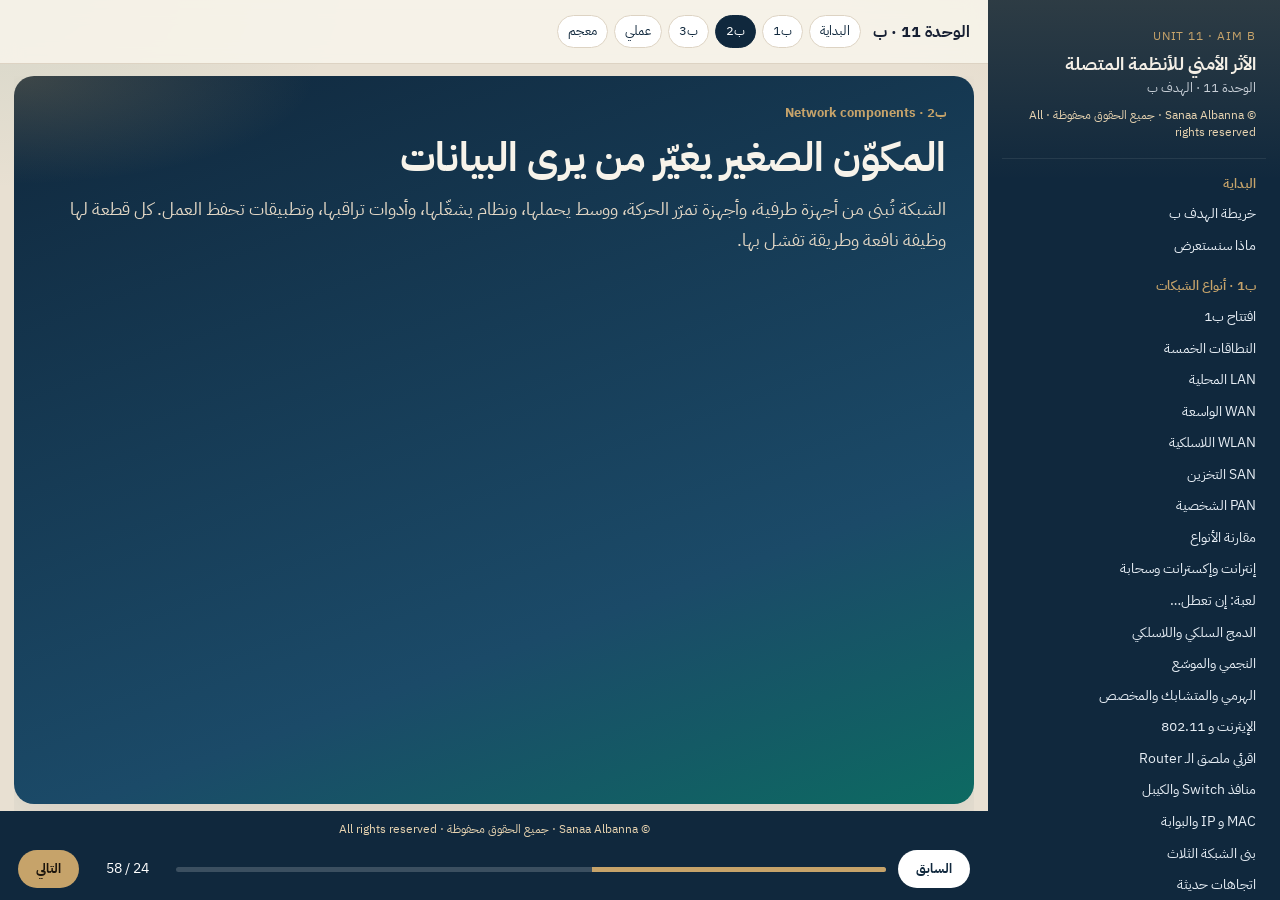
<file: b2.html>
<!DOCTYPE html>
<html lang="ar" dir="rtl">
<head>
  <meta charset="UTF-8">
  <meta name="viewport" content="width=device-width, initial-scale=1">
  <title>ب2 مكونات الشبكة | الوحدة 11</title>
  <link rel="preconnect" href="https://fonts.googleapis.com">
  <link rel="preconnect" href="https://fonts.gstatic.com" crossorigin>
  <link href="https://fonts.googleapis.com/css2?family=IBM+Plex+Sans+Arabic:wght@400;500;600;700&family=IBM+Plex+Sans:wght@500;600;700&display=swap" rel="stylesheet">
  <link rel="stylesheet" href="styles.css">
</head>
<body data-page="b2" data-prev="b1.html" data-next="b3.html">
<div class="app">
  <aside class="side" id="side"></aside>
  <div class="main">
    <header class="bar">
      <button class="menu-btn" id="btnMenu" type="button">الأقسام</button>
      <a href="index.html" style="text-decoration:none;color:inherit;font-weight:700">الوحدة 11 · ب</a>
      <nav class="quick">
        <a href="index.html">البداية</a>
        <a href="b1.html">ب1</a>
        <a href="b2.html" aria-current="page">ب2</a>
        <a href="b3.html">ب3</a>
        <a href="lab.html">عملي</a>
        <a href="glossary.html">معجم</a>
      </nav>
    </header>
    <div class="deck">

      <section class="slide hero" id="b2-open">
        <p class="kicker">ب2 · Network components</p>
        <h1>المكوّن الصغير يغيّر من يرى البيانات</h1>
        <p class="lead">الشبكة تُبنى من أجهزة طرفية، وأجهزة تمرّر الحركة، ووسط يحملها، ونظام يشغّلها، وأدوات تراقبها، وتطبيقات تحفظ العمل. كل قطعة لها وظيفة نافعة وطريقة تفشل بها.</p>
      </section>

      <section class="slide" id="endpoints">
        <p class="kicker">ب2 · أجهزة المستخدم النهائي</p>
        <h2>الطرف الذي يجلس عليه الإنسان هو باب الشبكة</h2>
<figure class="figure"><img src="images/lost-phone.jpg" alt="الهاتف الشخصي إذا نُسي في الحافلة خرج معه بريد العمل إن كان محفوظًا عليه."><figcaption>الهاتف الشخصي إذا نُسي في الحافلة خرج معه بريد العمل إن كان محفوظًا عليه.</figcaption></figure>
        <div class="grid-3">
          <article class="card"><h3>مكتبي</h3><p>ثابت على المكتب، سهل ربطه بكيبل، وأسهل مراقبته لأنه لا يغادر الغرفة. ما يُحفظ على قرصه يبقى في المؤسسة إن ضُبطت الصلاحيات.</p></article>
          <article class="card"><h3>محمول</h3><p>ينتقل بين البيت والجامعة. إن حُفظت عليه الملفات الأكاديمية ثم ضاع في المواصلات، خرجت البيانات مع الجهاز. التشفير وقفل الشاشة يقللان الأثر، ولا يلغيان الحاجة إلى حساب مركزي.</p></article>
          <article class="card"><h3>هاتف وجهاز لوحي</h3><p>مع صاحبها دائمًا، وتطبيقاتها كثيرة. بريد العمل بجانب تطبيقات لا علاقة للجامعة بها. فقدان الجهاز أو تطبيق يطلب أذونات واسعة كلاهما أثر على المؤسسة والشخص معًا.</p></article>
        </div>
        <article class="story">
          <span class="tag">مشهد</span>
          <p>موظف أنهى كشوف الغياب على الحاسوب المحمول وتركته في السيارة. الجهاز بلا قفل. الأثر ليس ثمن الجهاز، بل أسماء وسجلات خاصة. للشخص: خصوصيته وخصوصيتهم. للمؤسسة: ثقة وإجراء.</p>
        </article>
      </section>

      <section class="slide" id="connectivity">
        <p class="kicker">ب2 · أجهزة الاتصال</p>
        <h2>كل جهاز يمرر الحركة يقرر شيئًا مختلفًا</h2>
        <div class="table-wrap">
          <table>
            <thead><tr><th>الجهاز</th><th>وظيفته</th><th>أثره الأمني والتشغيلي</th></tr></thead>
            <tbody>
              <tr>
                <td><span class="t" data-en="Switch" data-say="Switch"></span></td>
                <td>داخل المحلية يوصل الأجهزة ويبعث الإطار إلى المنفذ المقصود بحسب عنوان MAC.</td>
                <td>يضيّق من يرى الحركة مقارنة بالـ <bdi>Hub</bdi> القديم الذي كان يبث للكل. إن سقط، سقط من هو مربوط به. منافذه المفتوحة في الممر دعوة لجهاز غريب.</td>
              </tr>
              <tr>
                <td><span class="t" data-en="Router" data-say="Router"></span></td>
                <td>تقاطع طرق. يرسل الحزمة إلى شبكة أخرى بحسب عنوان IP.</td>
                <td>هو بوابة الإنترنت والحد بين الأقسام. إعداده الضعيف يفتح الداخل، وإعداده الجيد هو أول تصفية.</td>
              </tr>
              <tr>
                <td><span class="t" data-en="Access point" data-say="Access point"></span></td>
                <td>جسر بين السلك والموجة.</td>
                <td>توسّع الشبكة إلى الهواء. مكانها وكلمة مرورها وفصل شبكة الضيوف تحدد من يدخل المبنى رقميًا.</td>
              </tr>
              <tr>
                <td><span class="t" data-en="USB hub" data-say="U S B hub"></span></td>
                <td>يضاعف منافذ توصيل الطابعة أو القرص الخارجي بجهاز واحد.</td>
                <td>منفذ إضافي هو طريق إضافي لوسط تخزين. في المختبر يُقفل ما لا يُحتاج.</td>
              </tr>
              <tr>
                <td><span class="t" data-en="Modem" data-say="Modem"></span></td>
                <td>يصل المحلية بخط المزود. <span class="t" data-en="ADSL" data-say="A D S L">ADSL</span> عبر الهاتف، و <bdi>cable modem</bdi> عبر خط التلفاز حيث يتوفر.</td>
                <td>هو حافة المؤسسة نحو الخارج. خلفه تبدأ مسؤولية التصنيف: ماذا يُسمح له بالعبور.</td>
              </tr>
              <tr>
                <td><span class="t" data-en="Multifunction device" data-say="Multifunction device"></span></td>
                <td>صندوق المزود المنزلي: <bdi>Modem</bdi> + <bdi>Router</bdi> + <bdi>Access Point</bdi> + <bdi>Switch</bdi>.</td>
                <td>مريح للبيت. في مؤسسة كبيرة يختلط القرار إن لم تُفهم وظائفه. كلمة مرور الإدارة المطبوعة على الملصق خطأ شائع.</td>
              </tr>
            </tbody>
          </table>
        </div>
      </section>

      <section class="slide" id="copper">
        <p class="kicker">ب2 · النحاس والألياف</p>
        <h2>الكيبل يحمي الإشارة أو يسرّبها بحسب نوعه</h2>
        <p class="lead">الأكثر شيوعًا في المحلية هو الثنائي المجدول غير المعزول: أربعة أزواج نحاسية ملفوفة لتقليل التداخل. أدنى فئة شائعة مناسبة للشبكات الحاسوبية هي الفئة 5.</p>
        <div class="table-wrap">
          <table>
            <thead><tr><th>الفئة</th><th>السرعة العملية التي تُدرَّس</th><th>طول المقطع</th></tr></thead>
            <tbody>
              <tr><td>Cat5</td><td>100 ميغابت/ثانية</td><td>100 متر</td></tr>
              <tr><td>Cat5e</td><td>1 غيغابت/ثانية</td><td>100 متر</td></tr>
              <tr><td>Cat6</td><td>10 غيغابت حتى 55 مترًا، و1 غيغابت حتى 100 متر</td><td>55 م للسرعة العليا</td></tr>
              <tr><td>Cat6a / Cat7</td><td>10 غيغابت/ثانية</td><td>100 متر</td></tr>
            </tbody>
          </table>
        </div>
        <div class="grid-2">
          <article class="card">
            <h3><span class="t" data-en="STP" data-say="Shielded twisted pair">مجدول معزول</span></h3>
            <p>في المصنع والمستودع حيث التداخل الكهربائي عالٍ، تُلف الأزواج بعازل معدني. الاختيار هنا تشغيلي أولًا: حتى لا تفسد الإشارة، لا حتى «يصبح الكيبل سريًا».</p>
          </article>
          <article class="impact good">
            <h3><span class="t" data-en="Fibre" data-say="Fibre optic">ليف ضوئي</span></h3>
            <p>ينقل بالضوء لا بالكهرباء، فيقطع مسافة أطول وتستخدمه شركات الاتصال بديلًا عن نحاس الهاتف. لا يتسرب منه إشارة كما يتسرب من النحاس، والعبث به يُظهر تسرب ضوء. لذلك هو أصعب اعتراضًا. تكلفته أعلى وتركيبه أدق. أحدث فئات النحاس تقترب في السرعة على المسافة القصيرة، والألياف تبقى أنسب للبعد وللأمان المادي للوسط.</p>
          </article>
        </div>
      </section>

      <section class="slide" id="wireless-media">
        <p class="kicker">ب2 · وسائط بلا كيبل</p>
        <h2>ما لا يُمد في الجدار يصل إلى من يقف خارجه</h2>
        <div class="grid-3">
          <article class="card">
            <h3>Wi-Fi</h3>
            <p>بلا تكلفة تمديد، والحركة حرة. البث يصل خارج الغرفة، والتنصت أسهل من كيبل مغلق، وتظهر مناطق ميتة خلف الجدران. المقوّي أو الشبكة المتشابكة يعالج التغطية. التشفير والإعداد يعالجان السرية.</p>
          </article>
          <article class="card">
            <h3>بلوتوث</h3>
            <p>قصير المدى وطاقته قليلة: سماعة ولوحة مفاتيح. ليس بديلًا عن واي فاي المبنى.</p>
          </article>
          <article class="card">
            <h3><span class="t" data-en="Infrared" data-say="Infrared">أشعة تحت حمراء</span></h3>
            <p>موجة أطول قليلًا من الضوء الأحمر وأقصر من الراديو. تحتاج خط نظر بلا حاجز. جهاز التحكم في التلفاز مثالها. من ليس أمام الجهاز لا يشارك الجلسة بسهولة.</p>
          </article>
        </div>
        <article class="def">
          <h3><span class="t" data-en="Li-Fi" data-say="Li-Fi">لاي فاي</span></h3>
          <p>فكرة قريبة من الواي فاي لكنها تستخدم الضوء لا الراديو، بطموح عرض نطاق أعلى. تصلح حيث يُمنع الراديو بسبب التداخل، مثل بعض مواضع الطائرات. التقنية ما زالت تتطور. أمنيًا: الضوء لا يعبر الجدار كما تعبره الموجة، فمن خارج الغرفة لا يلتقط البث بسهولة، والانقطاع يحصل بمجرد حجب الضوء.</p>
        </article>
        <div class="table-wrap">
          <table>
            <thead><tr><th></th><th>نحاس مجدول</th><th>ألياف</th><th>لاسلكي</th></tr></thead>
            <tbody>
              <tr><td>المسافة</td><td>المحلية، نحو 100 م</td><td>طويلة</td><td>قصيرة وتتوقف عند العوائق</td></tr>
              <tr><td>السرعة</td><td>عالية بحسب الفئة</td><td>عالية</td><td>متوسطة إلى عالية بحسب الإصدار والازدحام</td></tr>
              <tr><td>التركيب</td><td>يحتاج تمديدًا</td><td>أدقق وأغلى</td><td>أسهل</td></tr>
              <tr><td>الاعتراض</td><td>ممكن على الوسط النحاسي</td><td>صعب</td><td>أسهل لأنه مبثوث</td></tr>
              <tr><td>التكلفة</td><td>متوسطة</td><td>أعلى</td><td>أقل في التمديد</td></tr>
            </tbody>
          </table>
        </div>
      </section>

      <section class="slide" id="external-storage">
        <p class="kicker">ب2 · وسائط خارجية</p>
        <h2>ما يُنقل باليد يخرج من سياسة الشبكة</h2>
<figure class="figure"><img src="images/usb-lot.jpg" alt="فلاشة في الموقف. الفضول أقصر من السؤال عن صاحبها."><figcaption>فلاشة في الموقف. الفضول أقصر من السؤال عن صاحبها.</figcaption></figure>
        <div class="grid-2">
          <article class="story">
            <span class="tag">فلاشة في الموقف</span>
            <h3>الفضول أقصر طريق إلى الجهاز</h3>
            <p>ذاكرة <span class="t" data-en="USB" data-say="U S B flash drive">USB</span> صغيرة، وسعتها قد تبلغ عشرات الغيغابايت، وتفيد لنقل ملف أكبر من البريد أو لنسخ بيتي حين لا يوجد نت. وهي تضيع، وتنقل برنامجًا ضارًا من جهاز إلى جهاز. لذلك تمنعها مؤسسات كثيرة.</p>
            <p>المشهد الواقعي المتكرر في التوعية: فلاشة متروكة في الموقف، وموظف يوصلها «ليعرف صاحبها». الجهاز الذي فُتح عليه حساب العمل أصبح نقطة دخول. السحابة أنسب حين يتوفر الاتصال. وإن لزم النقل، يُفحص الوسيط على جهاز معزول لا على جهاز المدير.</p>
          </article>
          <article class="card">
            <h3><span class="t" data-en="Optical media" data-say="Optical media">وسائط ضوئية</span></h3>
            <p>الأقراص المدمجة وأقراص الفيديو نُشرت عليها البرمجيات سنوات. اليوم يُنزَّل البرنامج عبر الشبكة. القرص ما زال يظهر في أرشيف قديم أو جهاز بلا نت. من وجده يستطيع نسخه. الأثر أقل من السابق لأن التوزيع انتقل إلى الإنترنت، وأمن التنزيل صار هو السؤال: من الموقع؟ وهل التحديث موقع؟</p>
            <article class="impact good" style="margin-top:8px">
              <h3>توازن</h3>
              <p>المنع الكامل للفلاشة يحمّي ويُبطئ عملًا مشروعًا في موقع بلا نت. السياسة الجيدة تقول: متى تُسمح، وعلى أي جهاز، وبعد أي فحص.</p>
            </article>
          </article>
        </div>
      </section>

      <section class="slide" id="operating-systems">
        <p class="kicker">ب2 · أنظمة التشغيل</p>
        <h2>النظام يحدد إن كان الجهاز لشخص واحد أم لشبكة كاملة</h2>
        <div class="grid-3">
          <article class="card">
            <h3>هواتف وألواح</h3>
            <p><span class="t" data-en="Android" data-say="Android">أندرويد</span> و<span class="t" data-en="iOS" data-say="iOS">آي أو إس</span> مصممان لمستخدم واحد على الجهاز. التحديث أحيانًا بيد الشركة المصنعة للجهاز لا بيد الجامعة. جهاز قديم بلا تحديثات يبقى على شبكة العمل بنقاط ضعف معروفة.</p>
          </article>
          <article class="card">
            <h3>مكتبي ومحمول</h3>
            <p><span class="t" data-en="Windows" data-say="Windows">ويندوز</span> و<span class="t" data-en="macOS" data-say="mac O S">ماك</span> لشاشات العمل الكاملة. حسابات عدة على الجهاز، وشخص واحد يعمل في اللحظة نفسها. نسخة المنزل تلائم نظيرًا إلى نظير. نسخة المؤسسة تعمل في النظير وفي العميل والـ <bdi>Server</bdi> وتقبل سياسات مركزية.</p>
          </article>
          <article class="card">
            <h3>Server</h3>
            <p>ويندوز سيرفر و<span class="t" data-en="Linux" data-say="Linux">لينكس</span> يخدمان مستخدمين كثرًا في الوقت نفسه عن بُعد. أدواتهما لمدير الشبكة لا لسطح مكتب الموظف. من يملك حساب المدير على نظام الـ <bdi>Server</bdi> يملك مفاتيح النطاق.</p>
          </article>
        </div>
      </section>

      <section class="slide" id="tools">
        <p class="kicker">ب2 · أدوات الإدارة</p>
        <h2>الأداة التي تشخّص العطل هي نفسها التي تكشف أثر الأمان</h2>
        <div class="grid-2">
          <article class="card">
            <h3><span class="t" data-en="Performance monitor" data-say="Performance monitor">مراقبة الأداء</span></h3>
            <p>تظهر الوصلة البطيئة قبل أن يشتكي الصف كله. بطء غير مفهوم قد يكون عطلًا أو جهازًا يبث حركة لا تخص الدرس.</p>
          </article>
          <article class="card">
            <h3><span class="t" data-en="Event viewer" data-say="Event viewer">عارض الأحداث والسجلات</span></h3>
            <p><bdi>Firewall</bdi> ووحدات الـ <bdi>Switch</bdi> والـ <bdi>Server</bdi> تكتب: رابط صعد، رابط سقط، محاولة رُفضت. المدير يقرأ السجل ليفرق بين عطل ومحاولة دخول. السجل الذي لا يسجل المرفوض فارغ حين نحتاجه.</p>
          </article>
          <article class="card">
            <h3><span class="t" data-en="Vulnerability scanner" data-say="Vulnerability scanner">فاحص ثغرات</span></h3>
            <p>يمر على أجهزة المؤسسة التي نمتلكها ويشير إلى نظام بلا آخر التحديثات. وظيفته للإدارة وبإذن. تشغيله على شبكة الجامعة أو على الإنترنت بلا تفويض تعدٍّ، لا نشاطًا صفيًا.</p>
          </article>
          <article class="card">
            <h3><span class="t" data-en="Packet sniffer" data-say="Packet sniffer">أداة التقاط الحزم</span></h3>
            <p>تعرض محتوى الحزمة. المدير يرى لماذا يتعثر تطبيق. من يستخدمها في غير موضعها قد يلتقط ما لم يُشفَّر، مثل جلسة موقع قديم. الحماية العملية: تشفير النقل حتى تفقد الأداة معنى المحتوى. العرض في المختبر اختياري ومقيّد، وتفاصيله في صفحة العملي.</p>
          </article>
        </div>
        <article class="lab">
          <span class="tag">أمر ping</span>
          <p><span class="t" data-en="ping" data-say="ping">ping</span> يسأل: هل يصل هذا العنوان ويرد؟ مفيد لمعرفة أن السلك أو الاسم يعمل. بعض الأجهزة لا ترد لأن الرد يخبر الغريب أن الجهاز حيّ. إغلاق الرد يقلل هذه الإشارة ولا يخفي الجهاز إن كانت عليه خدمة منشورة. جرّبوه على بوابة المختبر وموقع عام، وتوقفوا عند أول جهاز لا يرد لتفسير السبب.</p>
        </article>
      </section>

      <section class="slide" id="applications">
        <p class="kicker">ب2 · تطبيقات الشبكة</p>
        <h2>التطبيق هو سبب وجود الشبكة، وهو ما يُستهدف لأن البيانات فيه</h2>
        <div class="grid-2">
          <article class="card">
            <h3>قواعد البيانات</h3>
            <p>منتجات مثل أوراكل و<span class="t" data-en="Microsoft SQL Server" data-say="Microsoft SQL Server">SQL Server</span> و<span class="t" data-en="MySQL" data-say="My SQL">MySQL</span> تتيح لكثيرين أن يبحثوا ويعدلوا مع الحفاظ على سلامة السجل: لا يكتب اثنان القيمة نفسها في اللحظة نفسها. تخزن أسماء وعناوين وأحيانًا بيانات دفع، فتصبح الهدف.</p>
            <p>حقن <span class="t" data-en="SQL" data-say="S Q L">SQL</span> يحدث حين يُلصق ما يكتبه الزائر داخل أمر قاعدة البيانات، فيتغير معنى الأمر وقد تُقرأ جداول لم يكن البحث يطلبها. لا نجرب ذلك على أي موقع. الحماية: عدم بناء الأمر بلصق النص، وحصر حساب التطبيق بما يحتاجه فقط، ومراجعة المدخلات.</p>
          </article>
          <div>
            <article class="story">
              <span class="tag">متجر على الويب</span>
              <p>مربع البحث عن حذاء يفترض أن يعيد منتجات. إن كان الموقع يثق بالنص كما هو، فقد يصبح الطلب «أعطني جدول الزبائن» بدل «أعطني الأحذية». الأثر: أسماء وعناوين وبيانات دفع. الواقعة المشابهة تكررت على مواقع كثيرة، والدرس واحد: المدخل ليس جزءًا من الأمر.</p>
            </article>
            <article class="card">
              <h3>إدارة المستندات</h3>
              <p>شركة تأمين أو بنك تحمل عقودًا بالآلاف. النظام يتيح البحث والمشاركة لعدة موظفين. الأثر النافع: لا تضيع النسخة الوحيدة في درج. الأثر الخطر: صلاحية «الجميع يقرأ» تجعل عقد العميل متاحًا لمن لا يعمل على الملف.</p>
            </article>
            <article class="card">
              <h3><span class="t" data-en="Network discovery" data-say="Network discovery">اكتشاف الشبكة</span></h3>
              <p>يعرض الخدمات والطابعات حتى يجدها المستخدم. مفيد. وإن تُرك مفتوحًا على جهاز الإدارة ظهر الجهاز في قائمة الجميع. يُطفأ الاكتشاف حيث لا نريد إعلان الوجود.</p>
            </article>
          </div>
        </div>
      </section>

      <section class="slide" id="b2-impact">
        <p class="kicker">ب2 · تحليل</p>
        <h2>المكوّن لا يُقاس بثمنه بل بما يمر عبره</h2>
        <div class="table-wrap">
          <table>
            <thead><tr><th>المكوّن</th><th>نفع للشخص أو المؤسسة</th><th>إن فشل أو أُسيء استخدامه</th></tr></thead>
            <tbody>
              <tr><td>حاسوب محمول</td><td>عمل خارج المكتب</td><td>بيانات تغادر مع الجهاز</td></tr>
              <tr><td><bdi>Switch</bdi></td><td>يصل المختبر ويمنع البث الأعمى</td><td>نقطة واحدة تطفئ الصف، ومنفذ زائد يستقبل غريبًا</td></tr>
              <tr><td><bdi>Router</bdi></td><td>يفصل الشبكات ويصل الإنترنت</td><td>حد خاطئ يخلط الضيوف بالإدارة</td></tr>
              <tr><td>ألياف بين مبنيين</td><td>سرعة ومسار أصعب اعتراضًا</td><td>قطعها يفصل المبنى الثاني كاملًا</td></tr>
              <tr><td>واي فاي</td><td>حركة الأجهزة المحمولة</td><td>بث خارج السور إن لم يُضبط</td></tr>
              <tr><td>فلاشة</td><td>نقل عند انقطاع النت</td><td>ضياع أو برنامج ضار</td></tr>
              <tr><td>قاعدة بيانات</td><td>عمل مشترك بلا تضارب</td><td>تسرب واسع إن وُثق بالمدخل الأعمى</td></tr>
              <tr><td>سجل الجدار</td><td>يفسّر الرفض والعطل</td><td>سجل مطفأ يعني تحقيقًا بلا دليل</td></tr>
            </tbody>
          </table>
        </div>
      </section>

    <nav class="trail"><a class="back" href="b1.html">أنواع الشبكات</a><a class="go" href="b3.html">نكمل: خدمات البنية</a></nav>
    </div>
  </div>
</div>
<div class="toast" id="toast" role="status"></div>
<script src="app.js"></script>
</body>
</html>
</file>
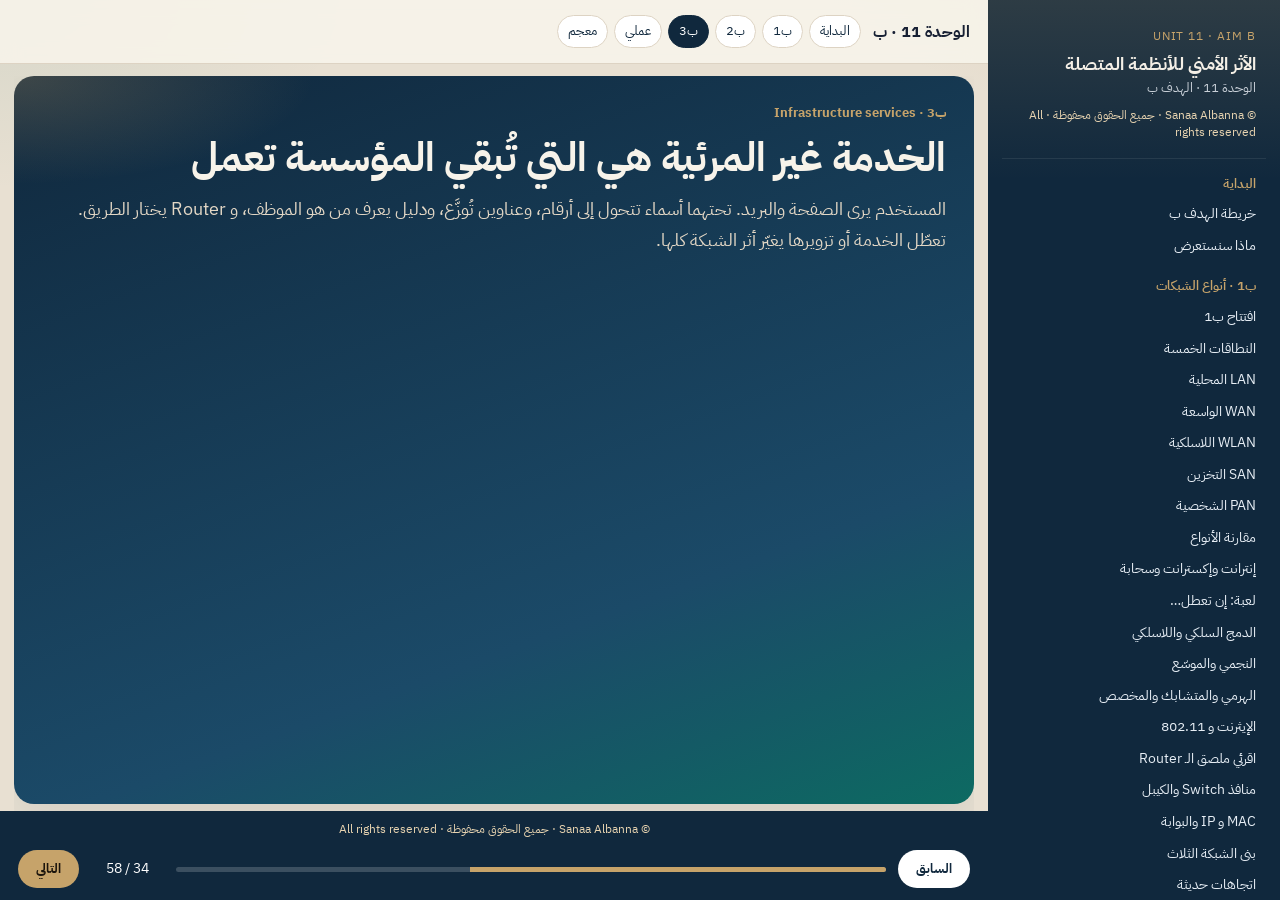
<file: b3.html>
<!DOCTYPE html>
<html lang="ar" dir="rtl">
<head>
  <meta charset="UTF-8">
  <meta name="viewport" content="width=device-width, initial-scale=1">
  <title>ب3 خدمات البنية | الوحدة 11</title>
  <link rel="preconnect" href="https://fonts.googleapis.com">
  <link rel="preconnect" href="https://fonts.gstatic.com" crossorigin>
  <link href="https://fonts.googleapis.com/css2?family=IBM+Plex+Sans+Arabic:wght@400;500;600;700&family=IBM+Plex+Sans:wght@500;600;700&display=swap" rel="stylesheet">
  <link rel="stylesheet" href="styles.css">
</head>
<body data-page="b3" data-prev="b2.html" data-next="lab.html">
<div class="app">
  <aside class="side" id="side"></aside>
  <div class="main">
    <header class="bar">
      <button class="menu-btn" id="btnMenu" type="button">الأقسام</button>
      <a href="index.html" style="text-decoration:none;color:inherit;font-weight:700">الوحدة 11 · ب</a>
      <nav class="quick">
        <a href="index.html">البداية</a>
        <a href="b1.html">ب1</a>
        <a href="b2.html">ب2</a>
        <a href="b3.html" aria-current="page">ب3</a>
        <a href="lab.html">عملي</a>
        <a href="glossary.html">معجم</a>
      </nav>
    </header>
    <div class="deck">

      <section class="slide hero" id="b3-open">
        <p class="kicker">ب3 · Infrastructure services</p>
        <h1>الخدمة غير المرئية هي التي تُبقي المؤسسة تعمل</h1>
        <p class="lead">المستخدم يرى الصفحة والبريد. تحتهما أسماء تتحول إلى أرقام، وعناوين تُوزَّع، ودليل يعرف من هو الموظف، و <bdi>Router</bdi> يختار الطريق. تعطّل الخدمة أو تزويرها يغيّر أثر الشبكة كلها.</p>
      </section>

      <section class="slide" id="tcpip">
        <p class="kicker">ب3 · TCP/IP</p>
        <h2>أربع طبقات حتى لا يختلط الكيبل بالمتصفح</h2>
        <p class="lead"><span class="t" data-en="TCP/IP" data-say="Transmission Control Protocol Internet Protocol">بروتوكول التحكم في الإرسال / بروتوكول الإنترنت</span> يقسم العمل. في الأسفل كهرباء ووسط، وفي الأعلى البرنامج الذي نلمسه.</p>
        <div class="grid-2">
          <svg class="diagram" viewBox="0 0 420 260" role="img" aria-label="طبقات TCP/IP الأربع">
            <g font-size="15" text-anchor="middle">
              <rect x="70" y="16" width="280" height="48" rx="8" fill="#0d6a62"/>
              <text x="210" y="46" fill="#fff">التطبيق · المتصفح والبريد</text>
              <rect x="70" y="74" width="280" height="48" rx="8" fill="#1a4060"/>
              <text x="210" y="104" fill="#fff">النقل · TCP والمنافذ</text>
              <rect x="70" y="132" width="280" height="48" rx="8" fill="#10283d"/>
              <text x="210" y="162" fill="#fff">الإنترنت · IP والعنوان</text>
              <rect x="70" y="190" width="280" height="48" rx="8" fill="#a56a34"/>
              <text x="210" y="220" fill="#fff">الوصول إلى الشبكة · كيبل أو موجة</text>
            </g>
          </svg>
          <article class="card">
            <h3>لماذا الطبقات أمن أيضًا؟</h3>
            <ul>
              <li>عطل الكيبل يُرى في الطبقة السفلى ولا يُعالج بتغيير كلمة البريد.</li>
              <li>عنوان خاطئ مشكلة طبقة الإنترنت.</li>
              <li>تطبيق يتحدث على منفذ لا نحتاجه مشكلة تُغلق في النقل والجدار.</li>
              <li>في النقل يُستخدم TCP كثيرًا، وفي الإنترنت يُستخدم IP، وتوجد بروتوكولات أخرى لمهام محددة.</li>
            </ul>
          </article>
        </div>
      </section>

      <section class="slide" id="ports">
        <p class="kicker">ب3 · المنافذ</p>
        <h2>المنفذ يميّز التطبيق على الجهاز نفسه</h2>
        <p class="lead"><span class="t" data-en="Port" data-say="Port number">رقم المنفذ</span> نقطة نهاية الاتصال. الجهاز يشغّل البريد والمتصفح معًا، فطبقة النقل تعطي كل محادثة رقمًا. المنافذ الشائعة ثابتة حتى يعرف الطرفان أين يطرقان.</p>
        <div class="table-wrap">
          <table>
            <thead><tr><th>التطبيق</th><th>المنفذ</th><th>لماذا يهم الأمان؟</th></tr></thead>
            <tbody>
              <tr><td>FTP نقل ملفات · البيانات، والتحكم غالبًا 21</td><td>20</td><td>نقل قديم كثيرًا ما يكون بلا تشفير. لا يُترك مفتوحًا بلا حاجة.</td></tr>
              <tr><td>SMTP بريد صادر</td><td>25</td><td>خادم البريد إن نُشر للعالم بلا ضبط يُستغل للإرسال العشوائي.</td></tr>
              <tr><td>HTTP صفحات غير مشفرة</td><td>80</td><td>النص قابل للقراءة على المسار. للمواقع العامة يُحوَّل الزائر إلى النسخة الآمنة.</td></tr>
              <tr><td>POP جلب بريد</td><td>110</td><td>خدمة بريد قديمة. تُغلق إن انتقلت المؤسسة إلى بريد أحدث.</td></tr>
              <tr><td>HTTPS صفحات مشفرة</td><td>443</td><td>الخدمة التي نريد إظهارها للزائر. التشفير يحمي المحتوى في الطريق.</td></tr>
              <tr><td>DNS</td><td>53</td><td>إن كُسر الاسم، وصل المستخدم إلى المكان الخطأ.</td></tr>
              <tr><td>DHCP</td><td>67 و68</td><td>من يوزع العناوين يقدر أن يوجّه الأجهزة.</td></tr>
            </tbody>
          </table>
        </div>
        <article class="impact risk"><h3>قاعدة</h3><p>المنفذ المفتوح بلا خدمة تحتاجها المؤسسة مساحة زائدة. الجدار يسمح بما يلزم العمل فقط. لا نطلب من الطلاب البحث عن منافذ شبكة لا يملكونها.</p></article>
      </section>

      <section class="slide" id="packets">
        <p class="kicker">ب3 · الحزم</p>
        <h2>الرسالة تُقطَّع حتى لا يحتكر تطبيق واحد السلك</h2>
        <p class="lead">طبقة النقل تقسم الإرسال إلى مقاطع وتعيد جمعها. بلا ذلك، بث فيديو طويل يمنع البريد من المرور. كل مقطع يحمل منفذ المصدر والوجهة ورقم تسلسل، لأن القطع قد تصل بترتيب مختلف فيعيد TCP ترتيبها.</p>
        <div class="grid-2">
          <svg class="diagram" viewBox="0 0 460 200" role="img" aria-label="من مقطع إلى حزمة بالكبسلة">
            <rect x="20" y="40" width="120" height="70" rx="8" fill="#e7f3f1" stroke="#0d6a62"/>
            <text x="80" y="70" text-anchor="middle" font-size="13">بيانات</text>
            <text x="80" y="90" text-anchor="middle" font-size="12">+ منافذ + تسلسل</text>
            <text x="80" y="130" text-anchor="middle" font-size="12" fill="#0d6a62">مقطع TCP</text>
            <text x="175" y="80" font-size="22" fill="#a56a34">←</text>
            <rect x="210" y="30" width="150" height="90" rx="8" fill="#10283d"/>
            <text x="285" y="62" text-anchor="middle" font-size="13" fill="#c6a36a">عنوان IP مصدر</text>
            <text x="285" y="82" text-anchor="middle" font-size="13" fill="#c6a36a">عنوان IP وجهة</text>
            <text x="285" y="104" text-anchor="middle" font-size="13" fill="#fff">+ المقطع</text>
            <text x="285" y="150" text-anchor="middle" font-size="12">حزمة بعد الكبسلة</text>
          </svg>
          <article class="def">
            <h3><span class="t" data-en="Encapsulation" data-say="Encapsulation">الكبسلة</span></h3>
            <p>طبقة الإنترنت تأخذ مقطع النقل وتضيف عنوان IP للمصدر والوجهة. عندها يصبح اسمه حزمة. الـ <bdi>Router</bdi> يقرأ هذا العنوان ليختار الطريق، ولا يحتاج أن يفهم إن كانت الرسالة بريدًا أو صفحة.</p>
            <p>الأثر: من يرى الحزمة على مسار غير مشفّر قد يرى العناوين دائمًا، والمحتوى إن لم يحمه التطبيق. لذلك HTTPS قرار في طبقة التطبيق يكمل عمل الطبقات السفلى.</p>
          </article>
        </div>
      </section>

      <section class="slide" id="ipv4">
        <p class="kicker">ب3 · IPv4</p>
        <h2>العنوان من 32 بتًا يسمي الشبكة ثم الجهاز</h2>
        <p class="lead"><span class="t" data-en="IPv4" data-say="I P version 4">الإصدار الرابع</span> يُكتب أربع خانات من 0 إلى 255، مثل 192.168.10.5. أوله يدل وحدات الـ <bdi>Router</bdi> على المبنى، وآخره يدل المحلية على الجهاز. النظام من الثمانينيات وما زال واسع الاستخدام داخل الشبكات رغم نفاد العناوين العامة الفريدة.</p>
        <div class="table-wrap">
          <table>
            <thead><tr><th>الفئة</th><th>أول خانة</th><th>جزء الشبكة</th><th>جزء الجهاز</th><th>الصورة بالقناع</th></tr></thead>
            <tbody>
              <tr><td>A</td><td>1 إلى 127</td><td>الخانة الأولى</td><td>الثانية والثالثة والرابعة</td><td>/8 مثل 88.100.35.88/8</td></tr>
              <tr><td>B</td><td>128 إلى 191</td><td>الأولى والثانية</td><td>الثالثة والرابعة</td><td>/16 مثل 129.10.30.16/16</td></tr>
              <tr><td>C</td><td>192 إلى 223</td><td>الثلاث الأولى</td><td>الرابعة فقط</td><td>/24 مثل 200.20.15.68/24</td></tr>
            </tbody>
          </table>
        </div>
        <article class="card">
          <h3>الفئات فكرة قديمة، والقناع هو لغة اليوم</h3>
          <p>الفئة A كانت تُتخيل لمؤسسات قليلة بأجهزة هائلة (نحو 16 مليون عنوان جهاز، و126 شبكة). والفئة B لشركات وسطى (نحو 65 ألف جهاز و16 ألف شبكة). والفئة C لشبكات كثيرة كل منها حتى 254 جهازًا. اليوم نكتب عدد بتات الشبكة بعد شرطة: <span class="t" data-en="CIDR" data-say="C I D R">CIDR</span>. التقسيم الفرعي <span class="t" data-en="Subnetting" data-say="Subnetting">Subnetting</span> يضع الحد بين الشبكة والجهاز حيث نحتاج، لا حيث أملت الفئة.</p>
          <p>مثال الجامعة: 192.168.1.0/24 يعني أن الخانات الثلاث شبكة المختبر، والخانة الأخيرة جهاز. قناع 255.255.255.0 يقول الشيء نفسه.</p>
        </article>
      </section>

      <section class="slide" id="nat">
        <p class="kicker">ب3 · خاص وعام وNAT وIPv6</p>
        <h2>داخل المبنى نعيد استخدام العناوين، وعلى الإنترنت نحتاج عنوانًا فريدًا</h2>
        <p class="lead">كل جهاز على الإنترنت يحتاج عنوانًا عامًا فريدًا. أجهزة البيت تكتفي بعنوان فريد داخل البيت. هذه العناوين الخاصة من المعيار <span class="t" data-en="RFC 1918" data-say="R F C 1918">RFC 1918</span> ولا تُستخدم على الإنترنت العام.</p>
        <div class="table-wrap">
          <table>
            <thead><tr><th>البداية</th><th>النهاية</th><th>القناع المعتاد</th></tr></thead>
            <tbody>
              <tr><td>10.0.0.0</td><td>10.255.255.255</td><td>/8</td></tr>
              <tr><td>172.16.0.0</td><td>172.31.255.255</td><td>/12</td></tr>
              <tr><td>192.168.0.0</td><td>192.168.255.255</td><td>/16</td></tr>
            </tbody>
          </table>
        </div>
        <div class="grid-2">
          <svg class="diagram" viewBox="0 0 460 210" role="img" aria-label="عنوان عام على Router وعناوين خاصة للأجهزة">
            <ellipse cx="70" cy="40" rx="52" ry="22" fill="#f4e7d4" stroke="#a56a34"/>
            <text x="70" y="44" text-anchor="middle" font-size="12">إنترنت</text>
            <text x="70" y="88" text-anchor="middle" font-size="11" fill="#7c4a1e">86.184.131.122</text>
            <rect x="150" y="70" width="110" height="44" rx="8" fill="#10283d"/>
            <text x="205" y="96" text-anchor="middle" font-size="13" fill="#fff">Router NAT</text>
            <text x="300" y="40" font-size="12" fill="#5e564c">بوابة 192.168.1.1</text>
            <rect x="300" y="70" width="140" height="28" rx="5" fill="#e7f3f1" stroke="#0d6a62"/>
            <text x="370" y="89" text-anchor="middle" font-size="12">جهاز 192.168.1.2</text>
            <rect x="300" y="112" width="140" height="28" rx="5" fill="#e7f3f1" stroke="#0d6a62"/>
            <text x="370" y="131" text-anchor="middle" font-size="12">جهاز 192.168.1.3</text>
            <line x1="122" y1="50" x2="150" y2="90" stroke="#a56a34" stroke-width="2"/>
            <line x1="260" y1="92" x2="300" y2="84" stroke="#0d6a62"/>
            <line x1="260" y1="92" x2="300" y2="126" stroke="#0d6a62"/>
          </svg>
          <article class="def">
            <h3><span class="t" data-en="NAT" data-say="Network Address Translation">ترجمة عناوين الشبكة</span></h3>
            <p>الـ <bdi>Router</bdi> يحوّل بين العنوان العام الذي يعطيه المزود والعناوين الخاصة في الداخل. غالبًا يوزع الخاصة عبر DHCP. البوابة هي عنوان الـ <bdi>Router</bdi> من جهة البيت، وكثيرًا ما تكون أول عنوان في المدى أو آخره.</p>
            <p>NAT يخفي الأجهزة عن الظهور المباشر بعنوان عام، وهو ليس بديلًا عن التحديث والصلاحيات. جهاز داخلي مصاب ما زال يستطيع أن يبدأ اتصالًا إلى الخارج.</p>
            <p><span class="t" data-en="IPv6" data-say="I P version 6">IPv6</span> جاء لأن العناوين العامة في الإصدار الرابع نفدت. طوله 128 بتًا، والكمية 2 أس 128. أول 64 بتًا بادئة الشبكة وآخر 64 للجهاز. يُكتب ثماني مجموعات ست عشرية، والأصفار المتتالية تُختصر بـ :: مثل FE80::B6F7:A1FF:FEA4:E211.</p>
          </article>
        </div>
      </section>

      <section class="slide" id="address-lab">
        <p class="kicker">ب3 · اقرأ العنوان</p>
        <h2>العنوان على الهاتف يروي قصة الشبكة</h2>
        <div class="grid-2">
          <article class="story">
            <span class="tag">نقطة اتصال عامة</span>
            <p>الجهاز أخذ 10.0.0.158 والقناع 255.255.255.0 والبوابة 10.0.0.1. هذا مدى خاص /8، والخانة الأخيرة فقط هي الجهاز. البوابة أول عنوان في الشبكة المحلية لتلك النقطة، وخادم DHCP غالبًا داخل نقطة الوصول نفسها. عنوان MAC يبقى للجهاز حين يغيّر الشبكة.</p>
          </article>
          <article class="story">
            <span class="tag">بيت</span>
            <p>الجهاز نفسه أصبح 192.168.1.141 والبوابة 192.168.1.254، أي آخر عنوان في مدى /24. DNS في المثالين يشير إلى البوابة، فطلبات الأسماء تمر عبر الـ <bdi>Router</bdi>. العنوان العام مختلف عن الاثنين ويظهر بالبحث عن «ما عنوان بروتوكول الإنترنت الخاص بي».</p>
          </article>
        </div>
        <article class="lab">
          <span class="tag">اعملوها الآن إن سمح المختبر</span>
          <p>من موجه الأوامر: <bdi>ipconfig</bdi>. في الهاتف: تفاصيل الواي فاي. صنّفوا العنوان: خاص أم عام؟ أي فئة أو أي قناع؟ ما البوابة؟ بعض الجامعات تقفل موجه الأوامر، فالهاتف يكفي. الخطوات الكاملة في صفحة العملي.</p>
        </article>
      </section>

      <section class="slide" id="domains">
        <p class="kicker">ب3 · أنظمة تشغيل الشبكة</p>
        <h2>النطاق يجمع الناس والأجهزة تحت سياسة واحدة</h2>
        <p class="lead">في ويندوز سيرفر يُقسَّم العمل إلى <span class="t" data-en="Domain" data-say="Domain">نطاق</span>: مستخدمون وحواسيب وطابعات لمؤسسة واحدة. التفاصيل في <span class="t" data-en="Active Directory" data-say="Active Directory">الدليل النشط</span>، ومنه تُطبق الصلاحيات وسياسة الأمان.</p>
        <div class="grid-2">
          <article class="card">
            <h3><span class="t" data-en="Subdomain" data-say="Subdomain">نطاق فرعي</span></h3>
            <p>جزء من النطاق الرئيس لفرع له شبكة منفصلة، مثل مبنى ثانٍ للجامعة. السياسة العامة تنزل من الأصل، والفرع يدير ما يخصه. الخلط بين «نطاق ويندوز» و«اسم موقع» شائع: هنا المقصود حدود الإدارة والثقة داخل الشبكة، لا عنوان الصفحة فقط.</p>
          </article>
          <article class="impact risk">
            <h3>أثر على المؤسسة</h3>
            <p>حساب واحد يُغلق فيُغلق دخول صاحبه في كل الأجهزة. هذا نفع. وحساب مدير النطاق إن سُرق فالسياسات كلها بيد غيركم. لذلك حساب المدير نادر، والعمل اليومي بحساب عادي، والتغييرات تُسجَّل.</p>
          </article>
        </div>
      </section>

      <section class="slide" id="segmentation">
        <p class="kicker">ب3 · تجزئة</p>
        <h2>الشبكة الكبيرة تُقطَّع حتى لا تعبر كل حزمة كل المبنى</h2>
        <p class="lead">الـ <bdi>Router</bdi> يقف دائمًا بين شبكتين على الأقل. يقرأ عنوان الوجهة ويستخدم <span class="t" data-en="Routing table" data-say="Routing table">جدول التوجيه</span>. هذا هو تطبيق الهيكل الهرمي بأرقام.</p>
        <svg class="diagram" viewBox="0 0 640 230" role="img" aria-label="شبكتان 192.168.1 و192.168.2 يربطهما Router له منفذ إلى الإنترنت">
          <rect x="20" y="70" width="180" height="110" rx="10" fill="#e7f3f1" stroke="#0d6a62"/>
          <text x="110" y="94" text-anchor="middle" font-size="13">192.168.1.0/24</text>
          <text x="110" y="120" text-anchor="middle" font-size="12">Switch · مختبر</text>
          <rect x="230" y="78" width="120" height="70" rx="8" fill="#10283d"/>
          <text x="290" y="110" text-anchor="middle" font-size="14" fill="#fff">Router</text>
          <text x="290" y="130" text-anchor="middle" font-size="11" fill="#c6a36a">ثلاث واجهات</text>
          <rect x="380" y="70" width="180" height="110" rx="10" fill="#f8eeee" stroke="#8d3c3c"/>
          <text x="470" y="94" text-anchor="middle" font-size="13">192.168.2.0/24</text>
          <text x="470" y="120" text-anchor="middle" font-size="12">Switch · إدارة</text>
          <ellipse cx="560" cy="36" rx="50" ry="20" fill="#f4e7d4" stroke="#a56a34"/>
          <text x="560" y="40" text-anchor="middle" font-size="12">إنترنت</text>
          <line x1="200" y1="120" x2="230" y2="110" stroke="#0d6a62" stroke-width="2"/>
          <line x1="350" y1="110" x2="380" y2="120" stroke="#8d3c3c" stroke-width="2"/>
          <line x1="290" y1="78" x2="520" y2="48" stroke="#a56a34" stroke-width="2"/>
          <text x="300" y="210" font-size="12" fill="#5e564c">حزمة من المختبر إلى الإدارة تخرج من واجهة 192.168.2.0. غير ذلك يتجه إلى البوابة الخارجية.</text>
        </svg>
        <article class="impact good"><h3>الأثر</h3><p>التجزئة تخفف الازدحام وتحد من انتشار العطل والجهاز المصاب. مستخدم في المختبر لا يصل إلى مجلد الرواتب لأن العنوان ليس في شبكته والـ <bdi>Router</bdi> لا يفتح ذلك المسار. التجزئة بلا قواعد على الـ <bdi>Router</bdi> مجرد رسم.</p></article>
      </section>

      <section class="slide" id="dns">
        <p class="kicker">ب3 · DNS</p>
        <h2>الاسم الذي نحفظه يتحول إلى عنوان لا نحفظه</h2>
<figure class="figure"><img src="images/dns-dim.jpg" alt="المواقع نفسها لم تحترق. الذي انطفأ هو تحويل الاسم إلى رقم، فتبدو الشبكة متوقفة."><figcaption>المواقع نفسها لم تحترق. الذي انطفأ هو تحويل الاسم إلى رقم، فتبدو الشبكة متوقفة.</figcaption></figure>
        <p class="lead"><span class="t" data-en="DNS" data-say="Domain Name System">نظام أسماء النطاقات</span> خدمة دليل لعناوين المواقع. الكتابة dutchnews.nl أو amazon.ae أسهل من حفظ أرقام.</p>
        <ol class="steps">
          <li>تكتب الاسم في المتصفح، فيسأل المتصفح عن عنوان الـ <bdi>Server</bdi>.</li>
          <li>يصل السؤال إلى محلّل تكراري، غالبًا عند مزود الإنترنت.</li>
          <li>المحلّل يسأل <bdi>Server</bdi> جذريًا يعرف أين نطاقات المستوى الأعلى مثل .com و.org و.jo.</li>
          <li><bdi>Server</bdi> المستوى الأعلى يعطي عنوان <bdi>Server</bdi> الأسماء المسؤول عن ذلك النطاق.</li>
          <li><bdi>Server</bdi> الأسماء يعيد عنوان IP الخاص بالـ <bdi>Server</bdi> الذي يستضيف الموقع.</li>
          <li>المتصفح يتصل بذلك العنوان ويطلب الصفحة ببروتوكول HTTP أو HTTPS.</li>
        </ol>
        <div class="grid-2">
          <article class="story">
            <span class="tag">Dyn · 2016</span>
            <p>حين ضُغط على شركة تقدم DNS، بقيت وحدات الـ <bdi>Server</bdi> تعمل عند أصحاب المواقع، لكن الناس عجزوا عن تحويل الاسم إلى رقم. الأثر: توقف ظاهر لخدمات كبرى سببه خدمة بنية تحتية لا يراها المستخدم. الجامعة التي يعتمد دوامها على بريد سحابي تتوقف بالطريقة نفسها إن تعطلت الأسماء.</p>
          </article>
          <article class="impact risk">
            <h3>إن كذب الاسم</h3>
            <p>من يسمم الإجابة يرسل الموظف إلى صفحة تشبه بريد الجامعة. الحماية المؤسسية: <bdi>DNS Server</bdi> داخلي موثوق، وتحديث، وانتباه لتغيّر مفاجئ في العنوان. لا نعرض طريقة تزوير الإجابة.</p>
          </article>
        </div>
      </section>

      <section class="slide" id="directory">
        <p class="kicker">ب3 · دليل ومصادقة</p>
        <h2>الدليل يعرف من أنت، والمصادقة تتثبت قبل أن تُفتح الموارد</h2>
        <div class="grid-3">
          <article class="card">
            <h3><span class="t" data-en="Directory service" data-say="Directory service">خدمة دليل</span></h3>
            <p>تخزن المستخدمين والأجهزة والخدمات بأسماء يفهمها الناس. البروتوكول الشائع <span class="t" data-en="LDAP" data-say="L D A P">LDAP</span>. DNS نوع من الدليل للمواقع. ويندوز يستخدم الدليل النشط. أبل لها <span class="t" data-en="Open Directory" data-say="Open Directory">Open Directory</span>. والنسخة الحرة <span class="t" data-en="OpenLDAP" data-say="Open LDAP">OpenLDAP</span> تعمل على ويندوز ولينكس وماك وأندرويد.</p>
          </article>
          <article class="card">
            <h3><span class="t" data-en="Authentication" data-say="Authentication">مصادقة</span></h3>
            <p>في نطاق ويندوز يتولى متحكم النطاق التحقق، وبالطريقة المسماة <span class="t" data-en="Kerberos" data-say="Kerberos">Kerberos</span>. تدخل مرة بحساب الشبكة فتُحترم صلاحياتك على الملفات والطابعات. حساب مشترك بين موظفين يلغي معنى السجل: لا نعود نعرف من فعل.</p>
          </article>
          <article class="impact good">
            <h3>أثر مؤسسي</h3>
            <p>موظف جديد: حساب واحد فيصل إلى ما يلزم وظيفته فقط. موظف غادر: يُعطل الحساب فيُغلق بابه في كل الخدمات. بلا دليل، تُنسى نسخة من حسابه على جهاز في المختبر.</p>
          </article>
        </div>
      </section>

      <section class="slide" id="dhcp-routing">
        <p class="kicker">ب3 · DHCP والتوجيه</p>
        <h2>العنوان يُعار للجهاز، والطريق يُختار قفزة بعد قفزة</h2>
        <div class="grid-2">
          <article class="card">
            <h3><span class="t" data-en="DHCP" data-say="Dynamic Host Configuration Protocol">بروتوكول التكوين الديناميكي للمضيف</span></h3>
            <p>التعيين اليدوي لكل عنوان ممكن ويحتاج سجلًا صارمًا. مع ضيوف وواي فاي يتكرر التعارض. عند تشغيل الجهاز يطلب عنوانًا، ويرد <bdi>DHCP Server</bdi> — وقد يكون الـ <bdi>Router</bdi> — بعنوان من المدى مع البوابة والقناع.</p>
            <p>الأثر: خدمة DHCP موثوقة داخل الشبكة نعمة إدارية. إن أجاب جهاز غير مخوّل أولًا فقد يعطي بوابة خاطئة فتمر حركة الناس عبره. لذلك لا يعمل إلا <bdi>DHCP Server</bdi> الذي تعرفه الإدارة، ويُراقب ظهور <bdi>DHCP Server</bdi> ثانٍ.</p>
          </article>
          <article class="card">
            <h3><span class="t" data-en="Routing" data-say="Routing">التوجيه</span></h3>
            <p>في الإنترنت تمر الحزمة على وحدات <bdi>Router</bdi> كثيرة. كل عبور اسمه <span class="t" data-en="Hop" data-say="Hop">قفزة</span>، من عنوان المصدر حتى الوجهة. الجدول الذي يبنيه المدير يقول: هذه الشبكة من هذه الواجهة، والباقي إلى البوابة الافتراضية.</p>
            <p>أثر الخطأ: حلقة توجيه تُضيع الحركة، أو طريق أطول يبطئ الفرع، أو بوابة افتراضية تشير إلى جهاز لا يجب أن يرى بيانات الإدارة.</p>
          </article>
        </div>
      </section>

      <section class="slide" id="remote">
        <p class="kicker">ب3 · وصول عن بُعد</p>
        <h2>الفني يرى الشاشة البعيدة، والعالم يجب ألا يراها</h2>
        <p class="lead"><span class="t" data-en="Remote Desktop" data-say="Remote Desktop">سطح المكتب البعيد</span> في ويندوز يتيح للدعم أن يشاهد شاشة المستخدم ويصلح الإعداد. توجد أدوات أخرى تصل أيضًا إلى أجهزة ماك وويندوز من هواتف. النفع في مختبر واسع واضح: لا تمشي إلى كل قاعة.</p>
        <article class="impact risk">
          <h3>الحد</h3>
          <p>الخدمة إن فُتحت على الإنترنت مباشرة أصبح سطح الموظفين بابًا عامًا. الاستخدام السليم داخل الشبكة أو عبر قناة وصول تتحكم فيها الجامعة، وبموافقة صاحب الجلسة، وبحساب الدعم لا بكلمة مشتركة تُلصق على الشاشة. انتهت المهمة فأُغلقت الجلسة.</p>
        </article>
      </section>

      <section class="slide" id="file-web">
        <p class="kicker">ب3 · موارد التطبيقات</p>
        <h2>الملف والطابعة والموقع والبريد هي وجه الشبكة للموظف</h2>
        <div class="grid-2">
          <article class="card">
            <h3>ملفات وطباعة</h3>
            <p>في ويندوز يُشارك مجلد من أي جهاز، لا من الـ <bdi>Server</bdi> فقط، وتُضبط المشاركة بالصلاحيات: من يقرأ، من يعدل. الطابعة المشتركة توفر جهازًا للقاعة كلها. صلاحية «الجميع» على مجلد العلامات تجعل كل حساب على الشبكة قارئًا. الصلاحية الأضيق التي تنجز العمل هي الصواب.</p>
          </article>
          <article class="card">
            <h3>ويب وبريد واتصال</h3>
            <p>المؤسسات الكبيرة تشغّل وحدات <bdi>Server</bdi>: موقع داخلي هو الإنترانت، وبريد، وأحيانًا اتصال صوتي. الموقع الداخلي يسهل التعاميم. إن نُشر الـ <bdi>Server</bdi> نفسه على الإنترنت بلا فصل، أصبحت التعاميم الداخلية صفحة عامة. البريد مسار للبيانات اليومية، فتوقف <bdi>mail Server</bdi> توقف إداري حتى لو بقيت الحواسيب تعمل.</p>
          </article>
        </div>
        <article class="story">
          <span class="tag">أثر سمعة وتشغيل</span>
          <p>جامعة نشرت جدول الاختبارات على خادم داخلي، ثم انكشف المجلد بمشاركة أوسع من قصد الموظف. قبل الامتحان بيوم انتشر الجدول. الخسارة ليست مالًا مباشرًا: عدالة الاختبار وثقة المستخدمين. الخدمة كانت مفيدة، والصلاحية هي التي حددت الأثر.</p>
        </article>
      </section>

      <section class="slide" id="case">
        <p class="kicker">ب3 · سيناريو غير مألوف</p>
        <h2>جامعة الأفق: شبكة واحدة تجمع أنواع الشبكة ومكوناتها وخدماتها</h2>
<figure class="figure"><img src="images/campus-fibre.jpg" alt="جامعة الأفق: مبنيان، ليف بينهما، وقرار واحد يحدد إن كان عطل الممر يوقف المبنى الثاني."><figcaption>جامعة الأفق: مبنيان، ليف بينهما، وقرار واحد يحدد إن كان عطل الممر يوقف المبنى الثاني.</figcaption></figure>
        <p class="lead">جامعة تقنية في عمّان، مبنيان بينهما ليف. مختبرات تعليمية على 192.168.10.0/24، وإدارة وقبول على 192.168.20.0/24، وشبكة ضيوف لاسلكية معزولة. <bdi>Domain Server</bdi> ويندوز، بريد على خدمة سحابية، موقع عام، ومورد تدريب يدخل بوابة شركاء ليرفع المواد فقط. كاميرات الممرات على شبكة أجهزة مخصصة. الموظفون يحملون هواتفهم.</p>
        <div class="table-wrap">
          <table>
            <thead><tr><th>ما يحدث</th><th>نوع الأثر</th><th>إلى أي مدى؟</th><th>ما يحد الأثر</th></tr></thead>
            <tbody>
              <tr><td>انقطاع ليف المبنى الثاني</td><td>تشغيلي</td><td>مبنى كامل بلا <bdi>Server</bdi> العلامات إن كان في المبنى الأول</td><td>خدمة أساسية محلية للطوارئ، ورابط بديل لا يعتمد على المسار نفسه</td></tr>
              <tr><td>هاتف موظف فيه بريد القبول ضاع</td><td>بيانات شخصية وسمعة</td><td>طلبات الطلاب على ذلك الحساب، لا قاعدة البيانات كلها إن كانت الصلاحية ضيقة</td><td>قفل، حساب يُعطل من الدليل فور التبليغ، بريد لا يُحفظ كاملًا على الجهاز</td></tr>
              <tr><td>مورد التدريب يرى مجلد القبول</td><td>خصوصية وثقة</td><td>واسع إن كانت شبكته متصلة بالإدارة بلا حاجز</td><td>إكسترانت إلى مجلد المواد فقط، كما علّمت قصة الطرف الثالث</td></tr>
              <tr><td>كاميرا بكلمة العلبة على شبكة المختبر</td><td>خصوصية ثم قفزة محتملة</td><td>من يرى الممر، ثم أي جهاز تسمح له الكاميرا بالوصول إليه</td><td>شبكة IoT منفصلة، كلمة جديدة، تحديث</td></tr>
              <tr><td>تعطل DNS عند المزود السحابي للبريد</td><td>تشغيلي</td><td>كل المراسلات حتى يعود الاسم</td><td>معرفة الاعتماد، وخطة اتصال بديلة ليوم الاختبار</td></tr>
              <tr><td>مشاركة «الجميع» على كشوف</td><td>عدالة وسمعة</td><td>كل حساب داخل النطاق</td><td>صلاحية لمجموعة شؤون الطلاب فقط</td></tr>
            </tbody>
          </table>
        </div>
        <div class="think">
          <span class="tag">تحليل متوازن</span>
          <p>السحابة أنقذت البريد من حريق المبنى، وربطت المدرّس ببيته. الثمن اعتماد على المزود وعلى صحة الحساب. التجزئة أبطأت يوم تركيب الطابعة لأن الفني يعبر الـ <bdi>Router</bdi>، ومنعت مختبرًا مصابًا من الوصول إلى القبول. التحليل الجيد يذكر الثمن والوقاية معًا.</p>
        </div>
      </section>

      <section class="slide" id="secure-existing">
        <p class="kicker">ب3 · تأمين نظام قائم</p>
        <h2>لا نهدم الجامعة. نغلق ما لا يخدم العمل ونبقي ما يخدمه</h2>
        <div class="grid-2">
          <article class="card">
            <h3>قائمة تبرير، لا قائمة أمنيات</h3>
            <ul>
              <li>ضيوف على SSID منفصل بلا طريق إلى 192.168.20.0.</li>
              <li>واي فاي المؤسسة بتشفير حالي وكلمة طويلة، وإخفاء الاسم ليس هو الحماية.</li>
              <li>منافذ الإدارة لا تُنشر على الإنترنت. الدعم البعيد من الداخل فقط.</li>
              <li>DHCP واحد معروف. حسابات من الدليل. المغادر يُعطل في اليوم نفسه.</li>
              <li>مجلدات بالصلاحية الأدنى. قاعدة القبول لا يصلها حساب المختبر.</li>
              <li>كاميرات وطابعات على نطاق عناوين خاص بها وبكلمات ليست كلمة المصنع.</li>
              <li>فلاشات ممنوعة إلا بجهاز فحص إن انقطع النت.</li>
              <li>سجلات الجدار والأحداث تُراجع حين يحدث بطء أو رفض غير مفهوم.</li>
              <li>النسخ بعيد عن المبنى أو في خدمة سحابية مضبوطة الصلاحيات، حتى ينجو من عطل محلي.</li>
            </ul>
          </article>
          <article class="lab">
            <span class="tag">ماذا يُطلب في الواجب</span>
            <p>يرسم مخطط الأفق أو مخطط كليته الحقيقي بعد إذن الإدارة، ثم يكتب لكل جزء: الوظيفة، الأثر إن توقف، الأثر إن انكشفت البيانات، والإجراء. الجملة الجيدة تسمي جهازًا وخدمة ورقم شبكة.</p>
            <p>ما لا يكتبه: أوامر لكسر كلمة، أو تجربة حقن على موقع، أو فحص لشبكة لا يملك إذنًا عليها.</p>
          </article>
        </div>
      </section>

    <nav class="trail"><a class="back" href="b2.html">مكونات الشبكة</a><a class="go" href="lab.html">نكمل: التطبيق في الحصة</a></nav>
    </div>
  </div>
</div>
<div class="toast" id="toast" role="status"></div>
<script src="app.js"></script>
</body>
</html>
</file>
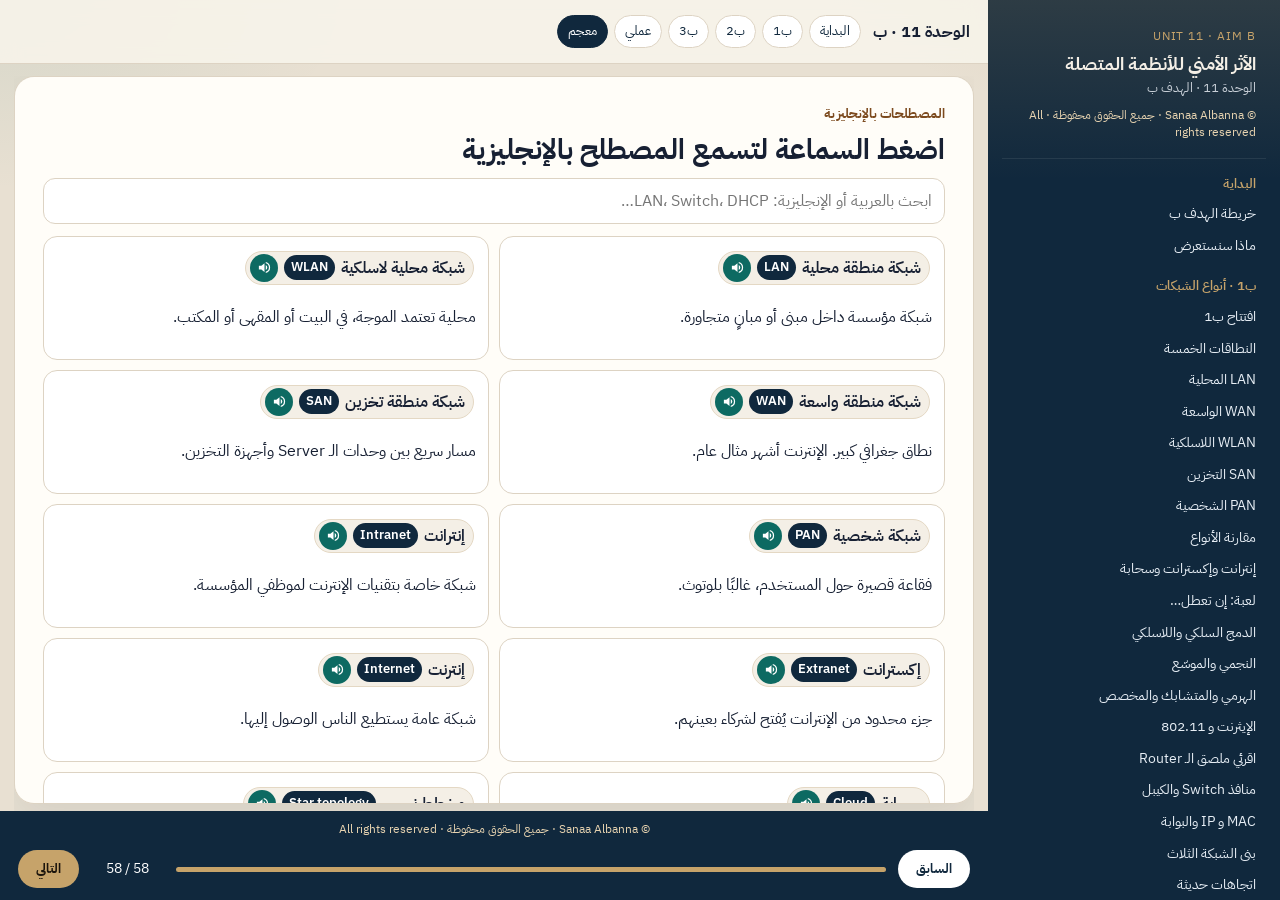
<file: glossary.html>
<!DOCTYPE html>
<html lang="ar" dir="rtl">
<head>
  <meta charset="UTF-8">
  <meta name="viewport" content="width=device-width, initial-scale=1">
  <title>المعجم | الوحدة 11</title>
  <link rel="preconnect" href="https://fonts.googleapis.com">
  <link rel="preconnect" href="https://fonts.gstatic.com" crossorigin>
  <link href="https://fonts.googleapis.com/css2?family=IBM+Plex+Sans+Arabic:wght@400;500;600;700&family=IBM+Plex+Sans:wght@500;600;700&display=swap" rel="stylesheet">
  <link rel="stylesheet" href="styles.css">
</head>
<body data-page="glossary" data-prev="lab.html">
<div class="app">
  <aside class="side" id="side"></aside>
  <div class="main">
    <header class="bar">
      <button class="menu-btn" id="btnMenu" type="button">الأقسام</button>
      <a href="index.html" style="text-decoration:none;color:inherit;font-weight:700">الوحدة 11 · ب</a>
      <nav class="quick">
        <a href="index.html">البداية</a>
        <a href="b1.html">ب1</a>
        <a href="b2.html">ب2</a>
        <a href="b3.html">ب3</a>
        <a href="lab.html">عملي</a>
        <a href="glossary.html" aria-current="page">معجم</a>
      </nav>
    </header>
    <div class="deck">
      <section class="slide" id="glossary">
        <p class="kicker">المصطلحات بالإنجليزية</p>
        <h2>اضغط السماعة لتسمع المصطلح بالإنجليزية</h2>
        <div class="glossary-tools">
          <input id="glossarySearch" type="search" placeholder="ابحث بالعربية أو الإنجليزية: LAN، Switch، DHCP…" aria-label="بحث في المعجم">
        </div>
        <div class="gloss">
          <article><span class="t" data-en="LAN" data-say="Local Area Network">شبكة منطقة محلية</span><p>شبكة مؤسسة داخل مبنى أو مبانٍ متجاورة.</p></article>
          <article><span class="t" data-en="WLAN" data-say="Wireless Local Area Network">شبكة محلية لاسلكية</span><p>محلية تعتمد الموجة، في البيت أو المقهى أو المكتب.</p></article>
          <article><span class="t" data-en="WAN" data-say="Wide Area Network">شبكة منطقة واسعة</span><p>نطاق جغرافي كبير. الإنترنت أشهر مثال عام.</p></article>
          <article><span class="t" data-en="SAN" data-say="Storage Area Network">شبكة منطقة تخزين</span><p>مسار سريع بين وحدات الـ Server وأجهزة التخزين.</p></article>
          <article><span class="t" data-en="PAN" data-say="Personal Area Network">شبكة شخصية</span><p>فقاعة قصيرة حول المستخدم، غالبًا بلوتوث.</p></article>
          <article><span class="t" data-en="Intranet" data-say="Intranet">إنترانت</span><p>شبكة خاصة بتقنيات الإنترنت لموظفي المؤسسة.</p></article>
          <article><span class="t" data-en="Extranet" data-say="Extranet">إكسترانت</span><p>جزء محدود من الإنترانت يُفتح لشركاء بعينهم.</p></article>
          <article><span class="t" data-en="Internet" data-say="Internet">إنترنت</span><p>شبكة عامة يستطيع الناس الوصول إليها.</p></article>
          <article><span class="t" data-en="Cloud" data-say="Cloud">سحابة</span><p>خدمة كانت محلية وأصبحت تُقدَّم عبر الإنترنت.</p></article>
          <article><span class="t" data-en="Star topology" data-say="Star topology">مخطط نجمي</span><p>كل جهاز إلى Switch مركزي.</p></article>
          <article><span class="t" data-en="Extended star" data-say="Extended star">نجمي موسّع</span><p>نجوم متصلة بوحدات Switch إضافية.</p></article>
          <article><span class="t" data-en="Hierarchical" data-say="Hierarchical topology">مخطط هرمي</span><p>وصول ثم توزيع ثم نواة.</p></article>
          <article><span class="t" data-en="Wireless mesh" data-say="Wireless mesh">شبكة لاسلكية متشابكة</span><p>عقد تغطي مساحة، وواحدة منها تتصل بالسلك.</p></article>
          <article><span class="t" data-en="Ad hoc" data-say="Ad hoc">مخطط مخصص</span><p>مزيج سلك وموجة، ومنه دخول الجهاز الشخصي.</p></article>
          <article><span class="t" data-en="BYOD" data-say="Bring Your Own Device">أحضر جهازك</span><p>موظف يستخدم هاتفه أو حاسوبه على شبكة العمل.</p></article>
          <article><span class="t" data-en="IEEE" data-say="I triple E"></span><p>Institute of Electrical and Electronics Engineers: منظمة المعايير. منها 802.3 و802.11.</p></article>
          <article><span class="t" data-en="Ethernet" data-say="Ethernet"></span><p>معيار الشبكات السلكية، رقمه IEEE 802.3.</p></article>
          <article><span class="t" data-en="IEEE 802.11" data-say="I triple E 802.11">802.11</span><p>عائلة Wi-Fi اللاسلكية. b قديم وبطيء، وn وأحدث أسرع.</p></article>
          <article><span class="t" data-en="RJ-45" data-say="R J 45"></span><p>Registered Jack 45: فيشة طرف كيبل الشبكة.</p></article>
          <article><span class="t" data-en="MAC" data-say="Mac address"></span><p>Media Access Control: عنوان بطاقة الشبكة؛ يستخدمه Switch داخل المحلية.</p></article>
          <article><span class="t" data-en="IP" data-say="I P address"></span><p>Internet Protocol: عنوان منطقي للجهاز؛ يستخدمه Router بين الشبكات.</p></article>
          <article><span class="t" data-en="Peer to peer" data-say="Peer to peer">نظير إلى نظير</span><p>بلا Server حسابات. كل جهاز يدير نفسه.</p></article>
          <article><span class="t" data-en="Client/server" data-say="Client server">عميل و Server</span><p>حساب الشبكة مركزي، والدخول من الأجهزة المسموحة.</p></article>
          <article><span class="t" data-en="Thin client" data-say="Thin client">عميل رقيق</span><p>جهاز خفيف يعتمد الشبكة والسحابة، مثل كروم بوك.</p></article>
          <article><span class="t" data-en="Virtualisation" data-say="Virtualisation">محاكاة افتراضية</span><p>عدة آلات منطقية على Server مادي واحد.</p></article>
          <article><span class="t" data-en="SaaS" data-say="Software as a Service">برمجيات كخدمة</span><p>التطبيق يعمل عند المزود ويُفتح من المتصفح.</p></article>
          <article><span class="t" data-en="PaaS" data-say="Platform as a Service">منصة كخدمة</span><p>بيئة تطوير وقواعد وأدوات عند المزود.</p></article>
          <article><span class="t" data-en="SDN" data-say="Software Defined Networking">شبكة محددة بالبرمجيات</span><p>سلوك الشبكة يُضبط من طبقة تحكم برمجية.</p></article>
          <article><span class="t" data-en="IoT" data-say="Internet of Things">إنترنت الأشياء</span><p>أجهزة يومية متصلة: كاميرا، حسّاس، طابعة.</p></article>
          <article><span class="t" data-en="Switch" data-say="Switch"></span><p>يوصل أجهزة المحلية ويبعث الإطار إلى منفذه بحسب MAC.</p></article>
          <article><span class="t" data-en="Router" data-say="Router"></span><p>ينقل الحزم بين الشبكات بحسب عنوان IP.</p></article>
          <article><span class="t" data-en="Access point" data-say="Access point"></span><p>تربط السلك بالواي فاي.</p></article>
          <article><span class="t" data-en="Modem" data-say="Modem"></span><p>يصل الشبكة المحلية بخط المزود.</p></article>
          <article><span class="t" data-en="Server" data-say="Server"></span><p>يقدم خدمات الشبكة: ملفات، حسابات، ويب، بريد.</p></article>
          <article><span class="t" data-en="Hub" data-say="Hub"></span><p>موزع قديم يبث الإطار لكل المنافذ. الـ Switch أدق منه.</p></article>
          <article><span class="t" data-en="UTP" data-say="U T P"></span><p>Unshielded Twisted Pair: كيبل نحاس ملفوف بلا درع معدني، الشائع في المحلية.</p></article>
          <article><span class="t" data-en="Fibre" data-say="Fibre optic">ليف ضوئي</span><p>ينقل بالضوء، أبعد وأصعب اعتراضًا.</p></article>
          <article><span class="t" data-en="Li-Fi" data-say="Li-Fi">لاي فاي</span><p>اتصال بالضوء بدل موجة الراديو.</p></article>
          <article><span class="t" data-en="Bluetooth" data-say="Bluetooth">بلوتوث</span><p>ربط قصير المدى ومنخفض الطاقة.</p></article>
          <article><span class="t" data-en="Infrared" data-say="Infrared">أشعة تحت حمراء</span><p>لاسلكي بخط نظر، مثل جهاز التحكم.</p></article>
          <article><span class="t" data-en="TCP/IP" data-say="T C P I P">TCP/IP</span><p>نموذج الطبقات الذي يحمل الإنترنت.</p></article>
          <article><span class="t" data-en="Port" data-say="Port">منفذ</span><p>رقم يميز التطبيق على الجهاز.</p></article>
          <article><span class="t" data-en="Packet" data-say="Packet">حزمة</span><p>مقطع بيانات بعد إضافة عنوان IP.</p></article>
          <article><span class="t" data-en="Encapsulation" data-say="Encapsulation">كبسلة</span><p>إضافة معلومات الطبقة حول البيانات.</p></article>
          <article><span class="t" data-en="NAT" data-say="Network Address Translation">ترجمة العناوين</span><p>تحويل بين العنوان العام والعناوين الخاصة.</p></article>
          <article><span class="t" data-en="IPv4" data-say="I P version 4">IPv4</span><p>عنوان من 32 بتًا بأربع خانات عشرية.</p></article>
          <article><span class="t" data-en="IPv6" data-say="I P version 6">IPv6</span><p>عنوان من 128 بتًا لمعالجة نفاد الإصدار الرابع.</p></article>
          <article><span class="t" data-en="RFC 1918" data-say="R F C nineteen eighteen">RFC 1918</span><p>المدى الخاص: 10 و172.16–31 و192.168.</p></article>
          <article><span class="t" data-en="Subnet mask" data-say="Subnet mask">قناع الشبكة</span><p>يبين أي جزء من العنوان شبكة وأي جزء جهاز.</p></article>
          <article><span class="t" data-en="Domain" data-say="Domain">نطاق</span><p>حد إداري للمستخدمين والأجهزة في ويندوز.</p></article>
          <article><span class="t" data-en="Active Directory" data-say="Active Directory">دليل نشط</span><p>دليل ويندوز للحسابات والسياسات.</p></article>
          <article><span class="t" data-en="OpenLDAP" data-say="Open LDAP">أوبن إل داب</span><p>دليل حر يعمل على أنظمة عدة.</p></article>
          <article><span class="t" data-en="Kerberos" data-say="Kerberos">كيربيروس</span><p>طريقة مصادقة شائعة داخل النطاق.</p></article>
          <article><span class="t" data-en="DNS" data-say="Domain Name System">نظام الأسماء</span><p>يحوّل اسم الموقع إلى عنوان IP.</p></article>
          <article><span class="t" data-en="DHCP" data-say="Dynamic Host Configuration Protocol">توزيع العناوين</span><p>يعطي الجهاز عنوانًا وبوابة وقناعًا عند تشغيله.</p></article>
          <article><span class="t" data-en="Hop" data-say="Hop">قفزة</span><p>عبور الحزمة من Router إلى الذي يليه.</p></article>
          <article><span class="t" data-en="Remote Desktop" data-say="Remote Desktop">سطح بعيد</span><p>رؤية شاشة جهاز آخر للدعم.</p></article>
          <article><span class="t" data-en="Packet sniffer" data-say="Packet sniffer">ملتقط حزم</span><p>يعرض محتوى الحزم. يفيده التشفير فيفقد المعنى.</p></article>
          <article><span class="t" data-en="SQL" data-say="S Q L">لغة الاستعلام</span><p>لغة قواعد البيانات. لصق مدخل الزائر داخل الأمر يغيّر معناه.</p></article>
        </div>
      </section>
    <nav class="trail"><a class="back" href="lab.html">التطبيق</a><a class="go" href="index.html">العودة إلى الخريطة</a></nav>
    </div>
  </div>
</div>
<div class="toast" id="toast" role="status"></div>
<script src="app.js"></script>
</body>
</html>
</file>
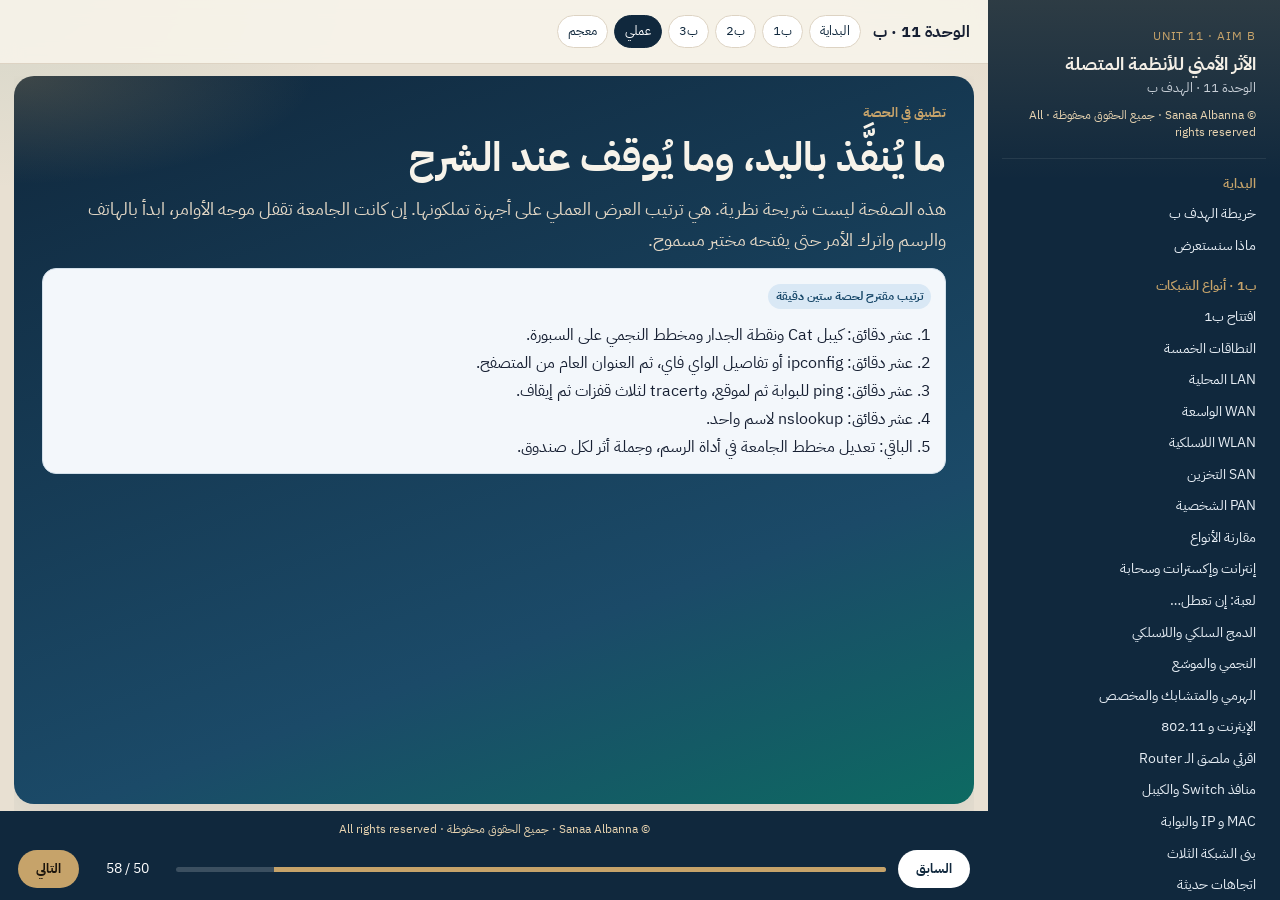
<file: lab.html>
<!DOCTYPE html>
<html lang="ar" dir="rtl">
<head>
  <meta charset="UTF-8">
  <meta name="viewport" content="width=device-width, initial-scale=1">
  <title>عملي الحصة | الوحدة 11 نتاج ب</title>
  <link rel="preconnect" href="https://fonts.googleapis.com">
  <link rel="preconnect" href="https://fonts.gstatic.com" crossorigin>
  <link href="https://fonts.googleapis.com/css2?family=IBM+Plex+Sans+Arabic:wght@400;500;600;700&family=IBM+Plex+Sans:wght@500;600;700&display=swap" rel="stylesheet">
  <link rel="stylesheet" href="styles.css">
</head>
<body data-page="lab" data-prev="b3.html" data-next="glossary.html">
<div class="app">
  <aside class="side" id="side"></aside>
  <div class="main">
    <header class="bar">
      <button class="menu-btn" id="btnMenu" type="button">الأقسام</button>
      <a href="index.html" style="text-decoration:none;color:inherit;font-weight:700">الوحدة 11 · ب</a>
      <nav class="quick">
        <a href="index.html">البداية</a>
        <a href="b1.html">ب1</a>
        <a href="b2.html">ب2</a>
        <a href="b3.html">ب3</a>
        <a href="lab.html" aria-current="page">عملي</a>
        <a href="glossary.html">معجم</a>
      </nav>
    </header>
    <div class="deck">

      <section class="slide hero" id="lab-open">
        <p class="kicker">تطبيق في الحصة</p>
        <h1>ما يُنفَّذ باليد، وما يُوقف عند الشرح</h1>
        <p class="lead">هذه الصفحة ليست شريحة نظرية. هي ترتيب العرض العملي على أجهزة تملكونها. إن كانت الجامعة تقفل موجه الأوامر، ابدأ بالهاتف والرسم واترك الأمر حتى يفتحه مختبر مسموح.</p>
        <article class="lab">
          <span class="tag">ترتيب مقترح لحصة ستين دقيقة</span>
          <ol>
            <li>عشر دقائق: كيبل Cat ونقطة الجدار ومخطط النجمي على السبورة.</li>
            <li>عشر دقائق: ipconfig أو تفاصيل الواي فاي، ثم العنوان العام من المتصفح.</li>
            <li>عشر دقائق: ping للبوابة ثم لموقع، وtracert لثلاث قفزات ثم إيقاف.</li>
            <li>عشر دقائق: nslookup لاسم واحد.</li>
            <li>الباقي: تعديل مخطط الجامعة في أداة الرسم، وجملة أثر لكل صندوق.</li>
          </ol>
        </article>
      </section>

      <section class="slide" id="lab-ip">
        <p class="kicker">عناوين</p>
        <h2>العنوان الخاص والعنوان العام على جهاز المختبر</h2>
        <ol class="steps">
          <li>على ويندوز اضغط مفتاح ويندوز واكتب <bdi>cmd</bdi> ثم Enter. إن مُنع الأمر، انتقل إلى هاتفك في القسم التالي.</li>
          <li>اكتب <bdi>ipconfig</bdi> واضغط Enter. لا تضف مفاتيح أخرى في المرة الأولى.</li>
          <li>ابحث عن محول الواي فاي أو الإيثرنت المتصل. اقرأ ثلاثة أسطر: IPv4 Address، Subnet Mask، Default Gateway.</li>
          <li>اسأل الصف: هل يبدأ العنوان بـ 10 أو 192.168 أو 172.16 حتى 172.31؟ إذًا هو خاص من RFC 1918.</li>
          <li>اكتب <bdi>ipconfig /all</bdi> وأظهر خادم DNS ووصف المحول وعنوان MAC الفيزيائي. وضّح أن MAC للجهاز وأن IP قد يتغير.</li>
          <li>افتح المتصفح وابحث: what is my ip. قارن الرقم بالعنوان الخاص. هذا هو عنوان الـ <bdi>Router</bdi> أمام المزود، وترجمة NAT هي سبب الاختلاف.</li>
        </ol>
      </section>

      <section class="slide" id="lab-ping">
        <p class="kicker">اختبار المسار</p>
        <h2>ping يثبت أن الجهاز يرد، وtracert يُظهر القفزات</h2>
        <ol class="steps">
          <li>من موجه الأوامر نفسه اكتب <bdi>ping</bdi> ثم مسافة ثم عنوان البوابة الذي ظهر قبل قليل، مثل ping 192.168.1.1</li>
          <li>الرد مع زمن بالملي ثانية يعني أن الطريق إلى الـ <bdi>Router</bdi> حي. «انتهت مهلة الطلب» يعني أن البوابة لا ترد أو أن العنوان خطأ.</li>
          <li>ثم <bdi>ping www.google.com</bdi>. إن نجحت البوابة وفشل الاسم، شكّك في DNS أو في الحجب لا في الكيبل.</li>
          <li>اختر جهازًا في الصف لا يرد على ping. بعض الأجهزة تسكت لأن الرد يخبر الغريب أنها تعمل. السكوت ليس إخفاءً كاملًا إن كان الموقع مفتوحًا على المنفذ 443.</li>
          <li>اكتب <bdi>tracert www.google.com</bdi>. كل سطر <bdi>Router</bdi> في الطريق. بعد ثلاث أو أربع قفزات اضغط Ctrl+C. لا تتركوا الأمر يعمل حتى النهاية إن كان بطيئًا.</li>
        </ol>
      </section>

      <section class="slide" id="lab-dns">
        <p class="kicker">الأسماء</p>
        <h2>nslookup يحوّل الاسم إلى رقم أمامهم</h2>
        <ol class="steps">
          <li>في موجه الأوامر اكتب <bdi>nslookup www.amazon.ae</bdi></li>
          <li>اقرأ عنوان الـ <bdi>Server</bdi> الذي أجاب (غالبًا بوابة الجامعة أو مزودها) ثم العناوين المعادة للموقع.</li>
          <li>بدّل الاسم إلى موقع الجامعة إن كان لها موقع. اربط الخطوات الست التي في شريحة DNS: أنتم ترون آخر النتيجة لا كل وحدات الـ <bdi>Server</bdi> الجذرية.</li>
          <li>إن كان PowerShell متاحًا فالأمر البديل <bdi>Resolve-DnsName www.amazon.ae</bdi> يعرض النوع والعنوان.</li>
        </ol>
      </section>

      <section class="slide" id="lab-firewall">
        <p class="kicker">سجلات</p>
        <h2>جدار ويندوز وعارض الأحداث</h2>
        <ol class="steps">
          <li>ابحث عن Windows Defender Firewall with Advanced Security أو شغّل <bdi>wf.msc</bdi>. قد يطلب صلاحية إدارية.</li>
          <li>من اليسار افتح Monitoring. أرهم أن السياسات النشطة منفصلة عن السجل.</li>
          <li>في خصائص السجل، فعّل تسجيل الحزم المرفوضة إن كانت السياسة تسمح. بلا هذا الخيار يبقى الملف فارغًا.</li>
          <li>افتح ملف pfirewall.log من المسار الظاهر في النافذة. ابحث عن سطر DROP. فسّره: اتجاه، منفذ، عنوان. هذا أثر محاولة أو برنامج رُفض، وليس بالضرورة «اختراقًا ناجحًا».</li>
          <li>شغّل <bdi>eventvwr</bdi>. افتح Windows Logs ثم System. ابحث عن أحداث تتعلق بالشبكة أو إيقاف خدمة. قل: السجل ذاكرة المؤسسة حين يغيب الفني.</li>
        </ol>
        <article class="impact risk">
          <h3>التقاط الحزم وفحص الثغرات</h3>
          <p>لا تجعلهما تمرين طلاب على شبكة الجامعة. إن أردت توضيح التشفير على جهاز مختبر تملكه: افتح أداة الالتقاط المعتمدة لديكم على ذلك الجهاز فقط، وزر صفحة http تجريبية ثم صفحة https، وأظهر أن نص الصفحة الظاهرة في الأولى غير ظاهر كمحتوى في الثانية. أوقف الالتقاط فورًا. فاحص الثغرات يُذكر بوظيفته: يبحث عن تحديث ناقص على أجهزة المؤسسة وبإذن مكتوب. لا أوامر فحص في هذه الحصة.</p>
        </article>
      </section>

      <section class="slide" id="lab-phone">
        <p class="kicker">الهاتف</p>
        <h2>شبكة البيت ونقطة الاتصال</h2>
        <ol class="steps">
          <li>على أندرويد: الإعدادات، الشبكة والإنترنت، واي فاي، ترس الشبكة المتصلة، ثم متقدم أو تفاصيل.</li>
          <li>على آيفون: الإعدادات، واي فاي، زر المعلومات بجانب الشبكة.</li>
          <li>سجّلوا على السبورة: IP، القناع، البوابة، DNS. لا تصوّروا شاشة فيها اسم شبكة البيت وكلمة المرور.</li>
          <li>قارنوا بمدى 10.x في نقطة اتصال الهاتف ومدى 192.168.x في البيت البوابة قد تكون أول عنوان أو آخره.</li>
          <li>بدّلوا بين واي فاي وبيانات الهاتف إن أمكن وأعيدوا القراءة. العنوان تغير، والجهاز هو هو.</li>
        </ol>
      </section>

      <section class="slide" id="lab-draw">
        <p class="kicker">مخطط</p>
        <h2>عدّلوا مخطط الجامعة في برنامج رسم</h2>
        <ol class="steps">
          <li>افتحوا <bdi>https://app.diagrams.net</bdi> أو مستند وورد، إدراج، أشكال.</li>
          <li>ارسموا <bdi>Switch</bdi> المختبر وأربعة حواسيب. هذا نجمي.</li>
          <li>أضيفوا <bdi>Server</bdi> و <bdi>Router</bdi> وسحابة إنترنت و <bdi>Access Point</bdi> كما في الزر التفاعلي في ب1.</li>
          <li>إن كان هناك جناحان فارسموا <bdi>Switch</bdi> ثانيًا: نجمي موسّع. اكتبوا تحت الإدارة 192.168.20.0/24 وتحت المختبر 192.168.10.0/24 إن كانت هذه فكرتكم للعزل.</li>
          <li>بجانب كل صندوق جملة: ماذا يتوقف إن انقطع؟ من يمنع الضيف من عبوره؟</li>
          <li>احفظوا صورة. هذا دليل مهارة «تفسير المخطط وتعديله».</li>
        </ol>
        <article class="card">
          <h3>مشاركة مجلد إن سمحت سياسة المختبر</h3>
          <p>أنشئوا مجلدًا باسم تجربة-مشاركة على جهاز العرض. زر أيمن، خصائص، مشاركة. أضيفوا مستخدمًا واحدًا للقراءة. أظهروا أن حسابًا آخر لا يفتح المجلد. أزيلوا المشاركة قبل نهاية الحصة. لا تشاركوا مجلدًا فيه علامات أو بيانات أكاديمية.</p>
        </article>
      </section>

      <section class="slide" id="lab-boundaries">
        <p class="kicker">حد الحصة</p>
        <h2>هذه الأشياء تُقال ولا تُنفَّذ</h2>
        <div class="grid-2">
          <article class="impact risk">
            <h3>خارج النشاط</h3>
            <ul>
              <li>تجربة حقن SQL على أي موقع، حتى «للتجربة».</li>
              <li>التقاط حزم على واي فاي المقهى أو شبكة المختبر.</li>
              <li>فحص منافذ الجامعة أو الإنترنت.</li>
              <li>تخمين كلمات واي فاي أو تجربة فك تشفير قديم.</li>
              <li>تشغيل خادم DHCP ثانٍ لرؤية ماذا يحدث.</li>
              <li>فتح سطح مكتب بعيد نحو الإنترنت.</li>
            </ul>
          </article>
          <article class="impact good">
            <h3>بدل التنفيذ قولوا الأثر</h3>
            <p>الحقن يغيّر معنى أمر قاعدة البيانات فتُقرأ جداول زائدة، والحماية عدم لصق النص في الأمر. الالتقاط يرى غير المشفّر، والحماية HTTPS. الفحص بلا إذن تعدٍّ، والفحص بإذن يبحث عن تحديث ناقص. DHCP الغريب يضلّل البوابة، والحماية خادم عناوين واحد تعرفه الإدارة.</p>
          </article>
        </div>
      </section>

    <nav class="trail"><a class="back" href="b3.html">خدمات البنية</a><a class="go" href="glossary.html">المعجم</a></nav>
    </div>
  </div>
</div>
<div class="toast" id="toast" role="status"></div>
<script src="app.js"></script>
</body>
</html>
</file>
<file: styles.css>
:root {
  --bg: #e8e0d2;
  --ink: #172033;
  --muted: #5e564c;
  --navy: #10283d;
  --navy-2: #1a4060;
  --copper: #a56a34;
  --copper-deep: #7c4a1e;
  --teal: #0d6a62;
  --teal-soft: #e6f4f2;
  --rose: #8d3c3c;
  --rose-soft: #f8eeee;
  --gold: #c6a36a;
  --line: #ddd3c3;
  --card: #fffdf8;
  --shadow: 0 18px 40px rgba(16, 40, 61, 0.08);
  --side: 292px;
  --bar: 64px;
  --font: "IBM Plex Sans Arabic", "Segoe UI", Tahoma, sans-serif;
  --en: "IBM Plex Sans", "Segoe UI", sans-serif;
}

* { box-sizing: border-box; }
html { height: 100%; scroll-behavior: smooth; }
body {
  margin: 0;
  height: 100%;
  overflow: hidden;
  color: var(--ink);
  font-family: var(--font);
  background:
    radial-gradient(900px 420px at 100% -10%, rgba(165, 106, 52, 0.16), transparent 55%),
    radial-gradient(700px 380px at 0% 0%, rgba(13, 106, 98, 0.08), transparent 50%),
    var(--bg);
  line-height: 1.75;
}
img, svg { max-width: 100%; }
button, input { font-family: inherit; }
a { color: var(--teal); }
:focus-visible { outline: 3px solid var(--teal); outline-offset: 2px; }

.en, .term .en, bdi { font-family: var(--en); direction: ltr; unicode-bidi: isolate; }

.app { min-height: 100vh; }
.side {
  position: fixed;
  inset: 0 0 0 auto;
  width: var(--side);
  background:
    linear-gradient(180deg, rgba(198, 163, 106, 0.16), transparent 180px),
    var(--navy);
  color: #f4efe6;
  overflow: auto;
  z-index: 20;
  padding: 18px 14px 28px;
}
.brand-block { padding: 8px 10px 16px; border-bottom: 1px solid rgba(255,255,255,0.08); margin-bottom: 12px; }
.brand-block a { color: inherit; text-decoration: none; }
.brand-k { color: var(--gold); font-size: 12px; letter-spacing: 0.08em; }
.brand-block strong { display: block; font-size: 18px; line-height: 1.45; margin-top: 4px; }
.brand-block span { display: block; color: #c9d0d8; font-size: 12.5px; }
.brand-block .rights { margin-top: 8px; color: #e7d3b0; font-size: 12px; line-height: 1.45; }
.side h2 {
  margin: 16px 10px 6px;
  font-size: 13px;
  color: var(--gold);
  font-weight: 600;
}
.side a.item {
  display: block;
  color: #e7eef5;
  text-decoration: none;
  padding: 6px 10px;
  border-radius: 8px;
  font-size: 13.5px;
  line-height: 1.45;
}
.side a.item:hover, .side a.item.active { background: rgba(255,255,255,0.08); }
.side a.item.active { box-shadow: inset -3px 0 0 var(--gold); }

.main {
  margin-right: var(--side);
  height: 100vh;
  display: flex;
  flex-direction: column;
}
.bar {
  position: relative;
  flex: none;
  z-index: 15;
  height: var(--bar);
  display: flex;
  align-items: center;
  gap: 12px;
  padding: 0 18px;
  background: rgba(247, 243, 234, 0.92);
  backdrop-filter: blur(10px);
  border-bottom: 1px solid var(--line);
}
.quick { display: flex; gap: 6px; flex-wrap: wrap; }
.quick a {
  text-decoration: none;
  color: var(--navy);
  background: #fff;
  border: 1px solid var(--line);
  border-radius: 999px;
  padding: 4px 10px;
  font-size: 13px;
}
.quick a[aria-current="page"] { background: var(--navy); color: #fff; border-color: var(--navy); }
.tools { margin-right: auto; display: flex; gap: 8px; }
.tools button, .present-bar button, .builder button, .menu-btn {
  background: var(--navy);
  color: #fff;
  border: 0;
  border-radius: 999px;
  padding: 7px 12px;
  cursor: pointer;
  font-size: 13.5px;
}
.tools button.ghost, .present-bar button.ghost { background: #fff; color: var(--navy); border: 1px solid var(--line); }
.menu-btn { display: none; }

.deck {
  flex: 1;
  min-height: 0;
  width: min(1080px, calc(100% - 28px));
  margin: 12px auto 0;
  padding-bottom: 96px;
  overflow: hidden;
}
.deck > .trail { display: none; }
.slide {
  display: none;
  height: 100%;
  overflow: auto;
  background: var(--card);
  border: 1px solid var(--line);
  border-radius: 20px;
  padding: 26px 28px 22px;
  box-shadow: var(--shadow);
}
.slide.on { display: block; }
.slide.hero {
  background:
    radial-gradient(500px 180px at 0% 0%, rgba(198, 163, 106, 0.25), transparent 60%),
    linear-gradient(160deg, #10283d, #1b4a68 70%, #0d6a62);
  color: #f7f3ea;
  border: 0;
}
.slide.hero .lead, .slide.hero .muted { color: #e4d8c6; }
.slide.hero .page-links a,
.slide.hero .card,
.slide.hero .lab,
.slide.hero .impact,
.slide.hero .story,
.slide.hero .think,
.slide.hero .def { color: var(--ink); }
.diagram text {
  font-family: "IBM Plex Sans Arabic", "Segoe UI", Tahoma, sans-serif;
  direction: rtl;
  unicode-bidi: isolate;
}
.kicker {
  margin: 0 0 6px;
  color: var(--copper-deep);
  font-weight: 700;
  font-size: 13px;
}
.hero .kicker { color: var(--gold); }
h1, h2, h3 { line-height: 1.35; margin: 0 0 8px; }
h1 { font-size: 40px; }
h2 { font-size: 28px; }
h3 { font-size: 18px; }
.lead { font-size: 18px; margin: 0 0 12px; }
.muted { color: var(--muted); }
.hero .muted { color: #d9d0c4; }

.grid-2, .grid-3 { display: grid; gap: 12px; margin: 12px 0; }
.grid-2 { grid-template-columns: 1.15fr 0.85fr; }
.grid-3 { grid-template-columns: repeat(3, 1fr); }
.card, .impact, .story, .lab, .think, .def {
  border: 1px solid var(--line);
  border-radius: 14px;
  padding: 12px 14px;
  background: #fff;
}
.card h3, .impact h3, .story h3, .lab h3, .think h3 { font-size: 16px; }
.card ul, .impact ul, .story ul, .lab ol, .lab ul { margin: 6px 0 0; padding: 0 18px 0 0; }
.card li + li, .impact li + li { margin-top: 4px; }
.impact.good { background: var(--teal-soft); border-color: #b7ddd8; }
.impact.risk { background: var(--rose-soft); border-color: #ecd0d0; }
.story { background: #fbf6ec; border-color: #ead9bc; }
.lab { background: #f3f7fb; border-color: #d3e0ea; }
.think { background: #f7f4ff; border-color: #ddd6f3; }
.def { background: #f6f8f7; }
.tag {
  display: inline-block;
  font-size: 12px;
  font-weight: 700;
  color: var(--copper-deep);
  background: #f6eadb;
  border-radius: 999px;
  padding: 2px 8px;
  margin-bottom: 6px;
}
.story .tag { background: #f0e0c4; }
.lab .tag { background: #d9e8f5; color: #18486a; }
.think .tag { background: #e6e0f8; color: #43386a; }

.fail-game {
  display: grid;
  grid-template-columns: repeat(2, 1fr);
  gap: 10px;
  margin-top: 8px;
}
.fail-game .case-q:last-child {
  grid-column: 1 / -1;
}
.case-q {
  border: 1px solid var(--line);
  border-radius: 14px;
  padding: 12px 14px;
  background: #fff;
}
.case-q h3 { font-size: 15px; margin: 4px 0 6px; line-height: 1.5; }
.case-q > p { margin: 0 0 10px; color: var(--muted); font-size: 14.5px; }
.reveal-btn {
  border: 1px solid #c9d7e4;
  background: #eef5fb;
  color: #18486a;
  border-radius: 10px;
  padding: 7px 12px;
  font-weight: 600;
  cursor: pointer;
}
.reveal-btn:hover { background: #e1edf8; }
.reveal {
  margin-top: 10px;
  padding: 10px 12px;
  border-radius: 10px;
  background: var(--teal-soft);
  border: 1px solid #b7ddd8;
}
.reveal p { margin: 0; font-size: 14.5px; }
@media (max-width: 980px) {
  .fail-game { grid-template-columns: 1fr; }
  .fail-game .case-q:last-child { grid-column: auto; }
}

.term {
  display: inline-flex;
  align-items: center;
  gap: 6px;
  flex-wrap: wrap;
  background: #f4efe6;
  border: 1px solid #e4d8c4;
  border-radius: 999px;
  padding: 2px 8px 2px 4px;
  margin: 2px 2px;
  vertical-align: middle;
}
.hero .term { background: rgba(255,255,255,0.1); border-color: rgba(255,255,255,0.16); color: #fff; }
.term .ar { font-weight: 600; }
.term .en {
  font-weight: 600;
  font-size: 13px;
  background: var(--navy);
  color: #fff;
  border-radius: 999px;
  padding: 1px 7px;
}
.hero .term .en { background: #c6a36a; color: #1b140c; }
.term .phon { color: var(--muted); font-size: 12px; }
.hero .term .phon { color: #eadfce; }
.say {
  width: 28px;
  height: 28px;
  border-radius: 50%;
  border: 0;
  background: var(--teal);
  color: #fff;
  display: inline-grid;
  place-items: center;
  cursor: pointer;
  padding: 0;
}
.say svg { width: 15px; height: 15px; display: block; }
.say.on { background: var(--copper); animation: pulse 0.9s ease infinite; }
@keyframes pulse { 50% { transform: scale(1.06); } }
@media (prefers-reduced-motion: reduce) {
  .say.on { animation: none; }
  html { scroll-behavior: auto; }
}

.table-wrap { overflow-x: auto; margin: 10px 0; }
table { width: 100%; border-collapse: collapse; font-size: 14.5px; background: #fff; }
th, td { border: 1px solid var(--line); padding: 8px 10px; text-align: right; vertical-align: top; }
th { background: var(--navy); color: #fff; font-weight: 600; }
tr:nth-child(even) td { background: #faf7f2; }

.diagram {
  width: 100%;
  height: auto;
  background: linear-gradient(180deg, #fbf8f2, #fff);
  border: 1px solid var(--line);
  border-radius: 14px;
}
.cap { margin: 6px 0 0; color: var(--muted); font-size: 13px; }
.cols-diagram { display: grid; grid-template-columns: 1fr 1fr; gap: 12px; }

.builder { display: grid; grid-template-columns: 1.3fr 0.7fr; gap: 12px; align-items: start; }
.builder .g { opacity: 0.18; }
.builder.show-server .g-server,
.builder.show-wan .g-wan,
.builder.show-wifi .g-wifi { opacity: 1; }
.builder-controls { display: flex; flex-direction: column; gap: 8px; }
.builder button { text-align: right; }
.builder button.on { background: var(--teal); }
#builderNote { min-height: 4.5em; }

.checks { display: grid; grid-template-columns: repeat(3, 1fr); gap: 12px; }
.check a { display: block; color: inherit; text-decoration: none; padding: 4px 0; }
.check a:hover { color: var(--teal); }
.check h3 { margin-bottom: 8px; }
.page-links { display: grid; grid-template-columns: repeat(3, 1fr); gap: 12px; }
.page-links a {
  display: block;
  text-decoration: none;
  color: inherit;
  background: #fff;
  border-radius: 16px;
  padding: 16px;
  border: 1px solid var(--line);
  min-height: 140px;
}
.page-links a strong { display: block; font-size: 20px; margin: 6px 0; }
.page-links a span { color: var(--muted); }

.glossary-tools { display: flex; gap: 8px; margin: 8px 0 12px; }
.glossary-tools input {
  flex: 1;
  border: 1px solid var(--line);
  border-radius: 12px;
  padding: 10px 12px;
  font-size: 16px;
  background: #fff;
}
.gloss {
  display: grid;
  grid-template-columns: 1fr 1fr;
  gap: 10px;
}
.gloss article {
  background: #fff;
  border: 1px solid var(--line);
  border-radius: 14px;
  padding: 12px;
}
.steps { counter-reset: step; padding: 0; margin: 8px 0 0; list-style: none; }
.steps li {
  counter-increment: step;
  background: #fff;
  border: 1px solid var(--line);
  border-radius: 12px;
  padding: 10px 44px 10px 12px;
  margin: 0 0 8px;
  position: relative;
}
.steps li::before {
  content: counter(step);
  position: absolute;
  right: 10px;
  top: 10px;
  width: 26px;
  height: 26px;
  border-radius: 50%;
  background: var(--navy);
  color: #fff;
  display: grid;
  place-items: center;
  font-size: 13px;
}

.toast {
  display: none;
  position: fixed;
  bottom: 18px;
  left: 18px;
  background: var(--navy);
  color: #fff;
  padding: 10px 14px;
  border-radius: 12px;
  z-index: 40;
}
.figure {
  margin: 12px 0;
  border-radius: 16px;
  overflow: hidden;
  border: 1px solid var(--line);
  background: #fff;
}
.figure img {
  width: 100%;
  display: block;
  height: 320px;
  object-fit: cover;
}
.figure figcaption {
  padding: 8px 12px 12px;
  color: var(--muted);
  font-size: 14px;
}
.pair {
  display: grid;
  grid-template-columns: 1fr 1fr;
  gap: 12px;
}
.atlas {
  position: relative;
  border-radius: 18px;
  overflow: hidden;
  min-height: 460px;
  background: #10283d;
}
.atlas > img {
  width: 100%;
  height: 460px;
  object-fit: cover;
  display: block;
  filter: saturate(0.9);
}
.pin {
  position: absolute;
  max-width: 230px;
  background: rgba(255, 253, 248, 0.94);
  color: var(--ink);
  border-radius: 14px;
  padding: 10px 12px;
  box-shadow: 0 10px 24px rgba(16, 40, 61, 0.18);
  font-size: 14px;
}
.pin strong { display: block; color: var(--copper-deep); }
.pin.a { top: 18px; right: 18px; }
.pin.b { top: 18px; left: 18px; }
.pin.c { bottom: 18px; right: 18px; }
.trail {
  display: flex;
  justify-content: space-between;
  gap: 12px;
  margin: 8px 0 28px;
}
.trail a {
  text-decoration: none;
  border-radius: 999px;
  padding: 12px 18px;
  font-weight: 700;
}
.trail .back { background: #fff; color: var(--navy); border: 1px solid var(--line); }
.trail .go { background: var(--navy); color: #fff; }
.deck-bar {
  position: fixed;
  z-index: 25;
  left: 0;
  right: var(--side);
  bottom: 0;
  display: flex;
  align-items: center;
  flex-wrap: wrap;
  gap: 10px 12px;
  padding: 8px 18px 12px;
  background: #10283d;
  color: #fff;
}
.deck-bar .rights {
  flex: 1 0 100%;
  margin: 0;
  text-align: center;
  font-size: 12px;
  color: #e7d3b0;
}
.deck-bar button {
  font-family: inherit;
  font-weight: 700;
  border: 0;
  border-radius: 999px;
  padding: 9px 18px;
  cursor: pointer;
  background: #fff;
  color: var(--navy);
}
.deck-bar button.go { background: #c6a36a; color: #1b140c; }
.deck-bar .count { min-width: 5.2em; text-align: center; font-size: 14px; }
.deck-bar .track {
  flex: 1;
  height: 5px;
  border-radius: 99px;
  background: rgba(255,255,255,0.18);
  overflow: hidden;
}
.deck-bar .track span { display: block; height: 100%; width: 0; background: #c6a36a; }
.footer-note { color: var(--muted); font-size: 13px; padding: 0 8px 20px; }

@media (max-width: 980px) {
  .side { transform: translateX(105%); transition: transform 0.2s ease; }
  body.nav-open .side { transform: none; }
  .main { margin-right: 0; height: 100vh; }
  .deck-bar { right: 0; }
  .menu-btn { display: inline-grid; place-items: center; }
  .grid-2, .grid-3, .checks, .page-links, .cols-diagram, .builder, .gloss, .pair { grid-template-columns: 1fr; }
  h1 { font-size: 32px; }
  .bar { height: auto; flex-wrap: wrap; padding: 8px; }
  .pair, .atlas { min-height: 0; }
  .pin { position: static; max-width: none; margin: 8px; }
  .atlas { display: flex; flex-direction: column; }
  .figure img, .atlas > img { height: 220px; }
}
@media print {
  .side, .bar, .say, .toast, .menu-btn, .trail, .deck-bar { display: none !important; }
  body { overflow: auto; height: auto; }
  .main { margin: 0; height: auto; display: block; }
  .deck { overflow: visible; height: auto; padding: 0; }
  .slide, .slide.on { display: block !important; height: auto; overflow: visible; break-inside: avoid; box-shadow: none; margin: 0 0 16px; }
  body { background: #fff; }
}
}
</file>
